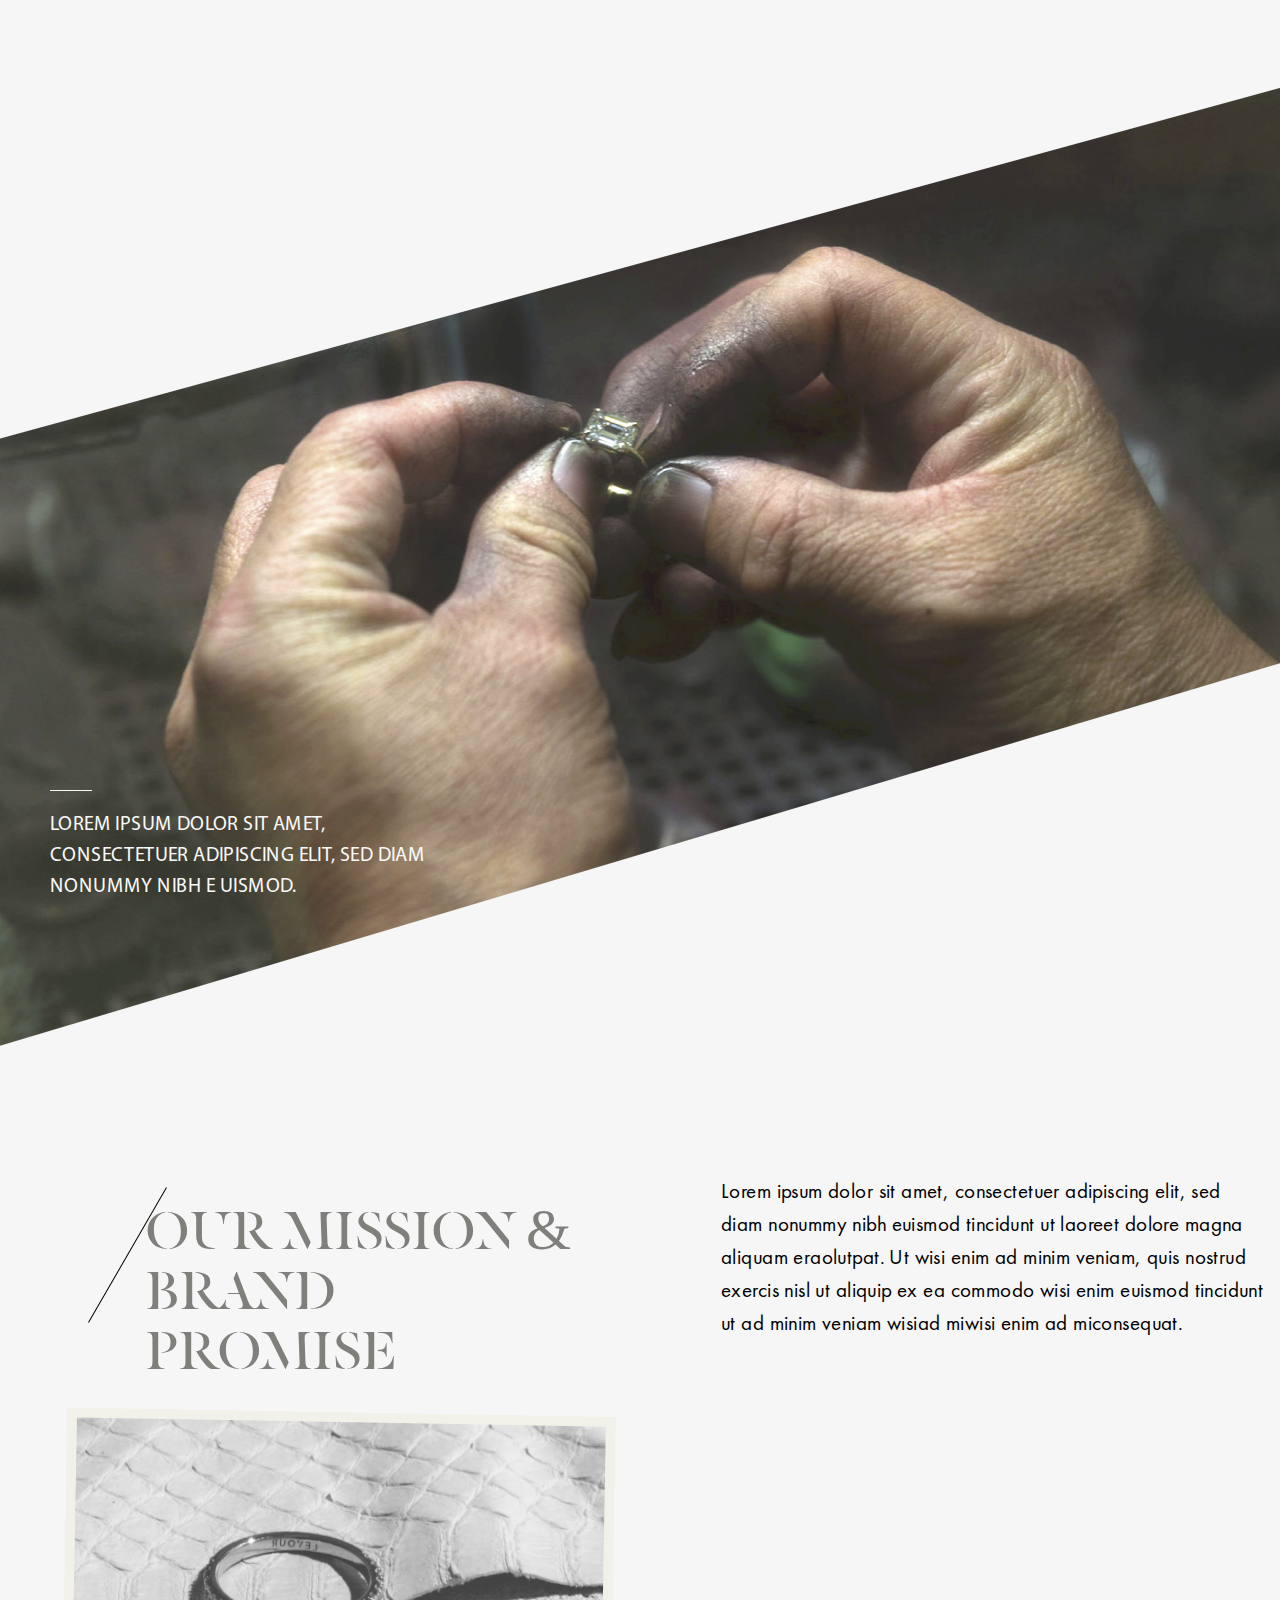
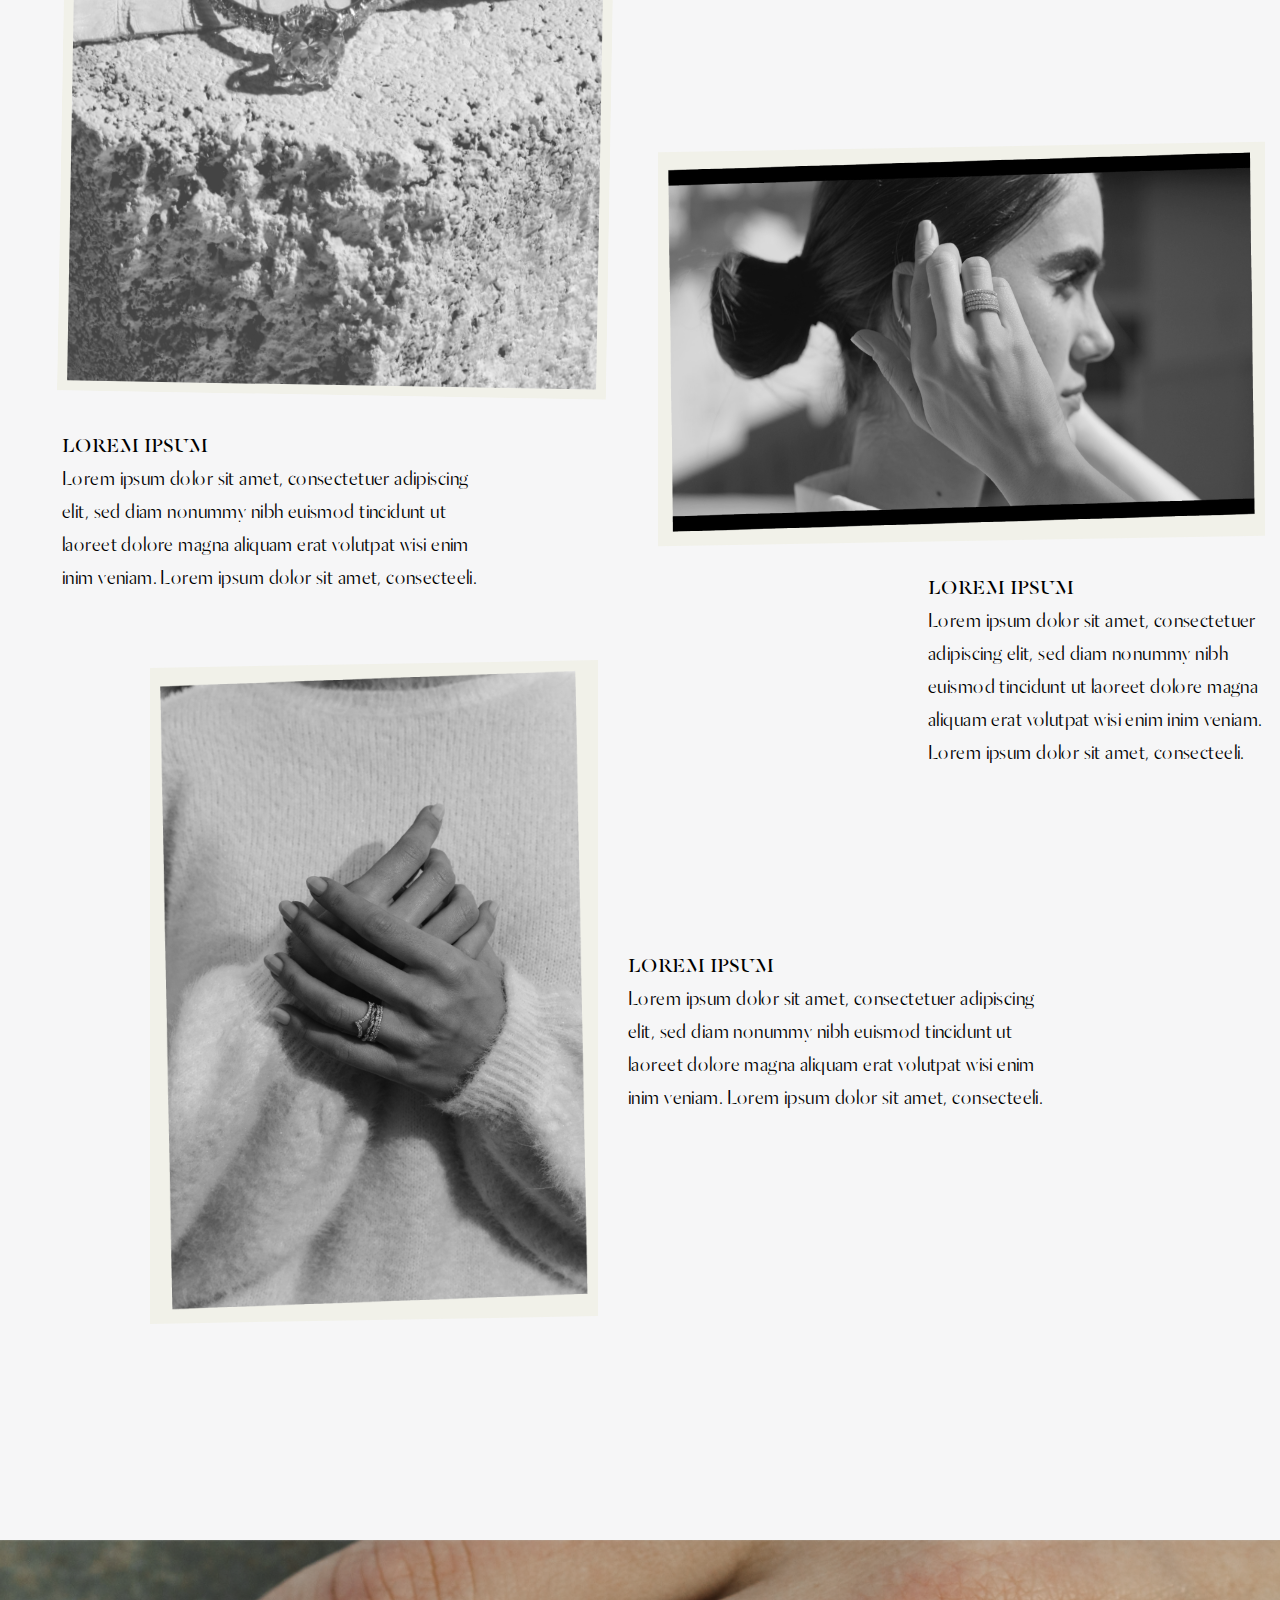
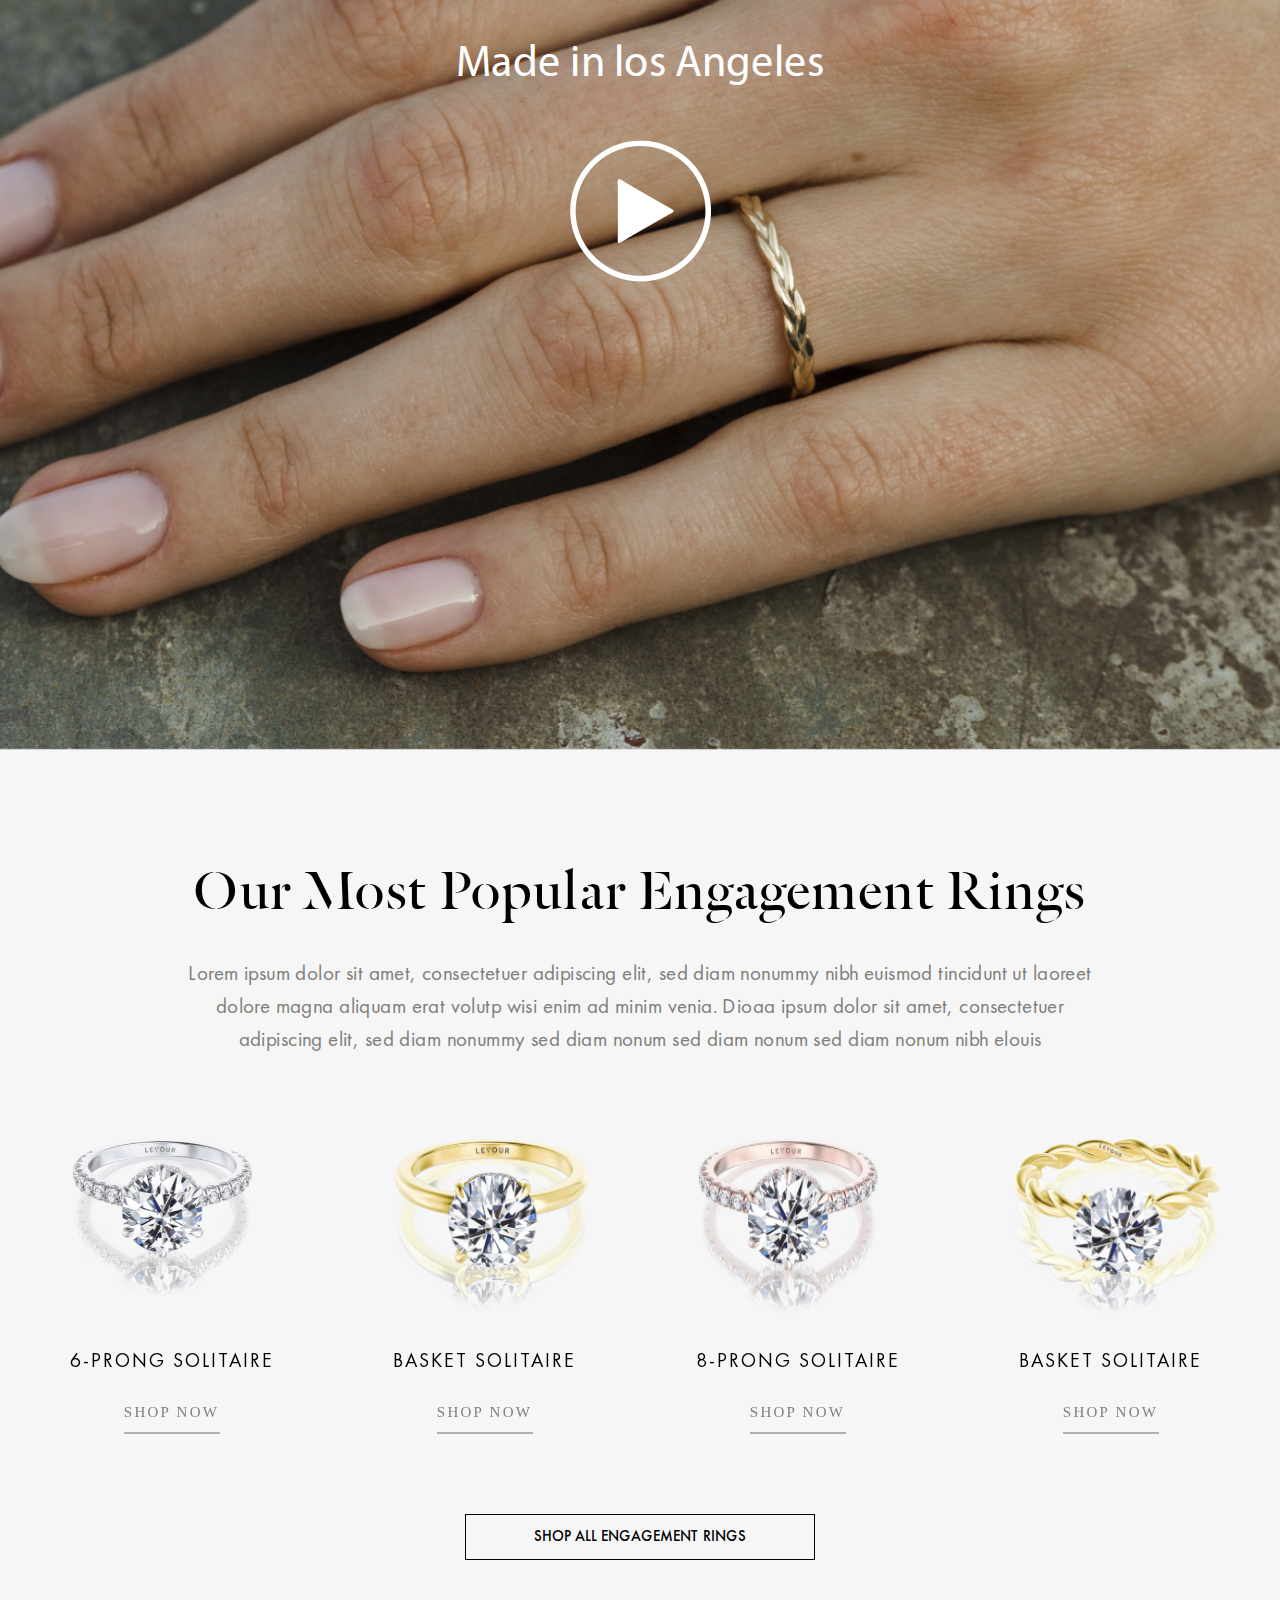
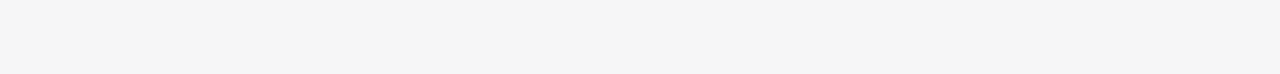
<file: app/index.html>
<!DOCTYPE html>
<html lang="en">

<head>
  <meta charset="UTF-8">
  <meta name="viewport" content="width=device-width, initial-scale=1.0">
  <meta http-equiv="X-UA-Compatible" content="ie=edge">
  <title>Test</title>
  <link rel="stylesheet" href="css/libs.min.css">
  <link rel="stylesheet" href="css/style.min.css">
</head>

<body>
  <div class="wrapper">
    <div class="content">
      <section class="master" style="background-image: url(img/header_bg.png);">
        <div class="container-fluid">
          <div class="master__inner">
            <div class="master__text">LOREM IPSUM DOLOR SIT AMET,
              CONSECTETUER ADIPISCING ELIT, SED DIAM
              NONUMMY NIBH E UISMOD.</div>
          </div>
        </div>
      </section>

      <section class="brand-card">
        <div class="container">
          <div class="brand-card__inner">
            <div class="brand-card__head">
              <h2>OUR MISSION &<br> BRAND PROMISE</h2>
              <div class="brand-card__desc">Lorem ipsum dolor sit amet, consectetuer adipiscing elit, sed diam nonummy
                nibh euismod tincidunt ut laoreet dolore magna aliquam eraolutpat. Ut wisi enim ad minim veniam, quis
                nostrud exercis nisl ut aliquip ex ea commodo wisi enim euismod tincidunt ut ad minim veniam wisiad
                miwisi enim ad miconsequat. </div>
            </div>
            <div class="brand-card__items">
              <div class="brand-card__items-col">
                <div class="brand-card__item--ring">
                  <div class="brand-card__ring-img">
                    <img src="img/card_ring.png" alt="img">
                  </div>
                  <div class="brand-card__item-content">
                    <div class="brand-card__item-title">LOREM IPSUM</div>
                    <div class="brand-card__item-text">Lorem ipsum dolor sit amet, consectetuer adipiscing elit, sed
                      diam
                      nonummy nibh euismod tincidunt ut laoreet dolore magna aliquam erat volutpat wisi enim inim
                      veniam.
                      Lorem ipsum dolor sit amet, consecteeli.</div>
                  </div>
                </div>
                <div class="brand-card__item--hands">
                  <div class="brand-card__hands-img">
                    <img src="img/card_hands.png" alt="img">
                  </div>
                  <div class="brand-card__item-content">
                    <div class="brand-card__item-title">LOREM IPSUM</div>
                    <div class="brand-card__item-text">Lorem ipsum dolor sit amet, consectetuer adipiscing elit, sed
                      diam
                      nonummy nibh euismod tincidunt ut laoreet dolore magna aliquam erat volutpat wisi enim inim
                      veniam.
                      Lorem ipsum dolor sit amet, consecteeli.</div>
                  </div>
                </div>
              </div>
              <div class="brand-card__item--face">
                <div class="brand-card__face-img">
                  <img src="img/card_face.png" alt="img">
                </div>
                <div class="brand-card__item-content">
                  <div class="brand-card__item-title">LOREM IPSUM</div>
                  <div class="brand-card__item-text">Lorem ipsum dolor sit amet, consectetuer adipiscing elit, sed diam
                    nonummy nibh euismod tincidunt ut laoreet dolore magna aliquam erat volutpat wisi enim inim veniam.
                    Lorem ipsum dolor sit amet, consecteeli.</div>
                </div>
              </div>
            </div>
          </div>
        </div>
      </section>

      <section class="video" style="background-image: url(img/video_bg.png);">
        <div class="container-fluid">
          <div class="video__inner">
            <div class="video__content">
              <a data-fancybox data-width="640" data-height="360" href="https://youtu.be/NeQM1c-XCDc">
                <div class="video__title">Made in los Angeles</div>
                <img src="img/play.png" alt="img">
              </a>
            </div>
          </div>
        </div>
      </section>

      <section class="rings-slider">
        <div class="container">
          <div class="rings-slider__inner">
            <div class="rings-slider__content">
              <div class="rings-slider__title">Our Most Popular Engagement Rings</div>
              <div class="rings-slider__text">Lorem ipsum dolor sit amet, consectetuer adipiscing elit, sed diam nonummy
                nibh euismod tincidunt ut laoreet dolore magna aliquam erat volutp wisi enim ad minim venia. Dioaa ipsum
                dolor sit amet, consectetuer adipiscing elit, sed diam nonummy sed diam nonum sed diam nonum sed diam
                nonum nibh elouis</div>
            </div>
            <div class="ring-slider__wrapper">
              <div class="rings-slider__items">
                <div class="rings-slider__item">
                  <a href="#"><img src="img/slider/item1.png" alt="img"></a>
                  <div class="rings-item__name">6-PRONG SOLITAIRE</div>
                  <a href="#!" class="rings-item__link">SHOP NOW</a>
                </div>
                <div class="rings-slider__item">
                  <a href="#!"><img src="img/slider/item2.png" alt="img"></a>
                  <div class="rings-item__name">BASKET SOLITAIRE</div>
                  <a href="#!" class="rings-item__link">SHOP NOW</a>
                </div>
                <div class="rings-slider__item">
                  <a href="#!"><img src="img/slider/item3.png" alt="img"></a>
                  <div class="rings-item__name">8-PRONG SOLITAIRE</div>
                  <a href="#!" class="rings-item__link">SHOP NOW</a>
                </div>
                <div class="rings-slider__item">
                  <a href="#!"><img src="img/slider/item4.png" alt="img"></a>
                  <div class="rings-item__name">BASKET SOLITAIRE</div>
                  <a href="#!" class="rings-item__link">SHOP NOW</a>
                </div>
                <div class="rings-slider__item">
                  <a href="#!"><img src="img/slider/item1.png" alt="img"></a>
                  <div class="rings-item__name">6-PRONG SOLITAIRE</div>
                  <a href="#!" class="rings-item__link">SHOP NOW</a>
                </div>
                <div class="rings-slider__item">
                  <a href="#!"><img src="img/slider/item2.png" alt="img"></a>
                  <div class="rings-item__name">BASKET SOLITAIRE</div>
                  <a href="#!" class="rings-item__link">SHOP NOW</a>
                </div>
                <div class="rings-slider__item">
                  <a href="#!"><img src="img/slider/item3.png" alt="img"></a>
                  <div class="rings-item__name">8-PRONG SOLITAIRE</div>
                  <a href="#!" class="rings-item__link">SHOP NOW</a>
                </div>
                <div class="rings-slider__item">
                  <a href="#!"><img src="img/slider/item4.png" alt="img"></a>
                  <div class="rings-item__name">BASKET SOLITAIRE</div>
                  <a href="#!" class="rings-item__link">SHOP NOW</a>
                </div>
              </div>
            </div>
            <a href="#!" class="rings-slider__btn">
              <span>SHOP ALL ENGAGEMENT RINGS</span>
              <span>SHOP ALL ENGAGEMENT RINGS</span>
            </a>
          </div>
        </div>
      </section> 
    </div>
    <div class="footer"></div>
  </div>
  <script src="https://ajax.googleapis.com/ajax/libs/jquery/3.4.1/jquery.min.js"></script>
  <script src="js/libs.min.js"></script>
  <script src="js/main.js"></script>
</body>

</html>
</file>
<file: app/css/libs.min.css>
@charset "UTF-8";/*! normalize.css v8.0.1 | MIT License | github.com/necolas/normalize.css */button,hr,input{overflow:visible}progress,sub,sup{vertical-align:baseline}.fancybox-container,.mfp-wrap{-webkit-backface-visibility:hidden}.fancybox-is-hidden,.slick-loading .slick-slide,.slick-loading .slick-track{visibility:hidden}.fancybox-caption,.fancybox-infobar,.slick-slide.dragging img{pointer-events:none}.fancybox-container,.fancybox-thumbs,.fancybox-thumbs__list a,.mfp-arrow,.slick-slider{-webkit-tap-highlight-color:transparent}.fancybox-slide::before,.fancybox-thumbs__list a::before,.mfp-arrow:after,.mfp-arrow:before,.mfp-container:before,.mfp-figure:after,.slick-track:after,.slick-track:before{content:''}.irs,.slick-slider{-webkit-touch-callout:none;-khtml-user-select:none}html{line-height:1.15;-webkit-text-size-adjust:100%}body{margin:0}details,main{display:block}h1{font-size:2em;margin:.67em 0}hr{box-sizing:content-box;height:0}code,kbd,pre,samp{font-family:monospace,monospace;font-size:1em}a{background-color:transparent}abbr[title]{border-bottom:none;text-decoration:underline;text-decoration:underline dotted}b,strong{font-weight:bolder}small{font-size:80%}sub,sup{font-size:75%;line-height:0;position:relative}sub{bottom:-.25em}sup{top:-.5em}img{border-style:none}button,input,optgroup,select,textarea{font-family:inherit;font-size:100%;line-height:1.15;margin:0}button,select{text-transform:none}[type=button],[type=reset],[type=submit],button{-webkit-appearance:button}[type=button]::-moz-focus-inner,[type=reset]::-moz-focus-inner,[type=submit]::-moz-focus-inner,button::-moz-focus-inner{border-style:none;padding:0}[type=button]:-moz-focusring,[type=reset]:-moz-focusring,[type=submit]:-moz-focusring,button:-moz-focusring{outline:ButtonText dotted 1px}fieldset{padding:.35em .75em .625em}legend{box-sizing:border-box;color:inherit;display:table;max-width:100%;padding:0;white-space:normal}textarea{overflow:auto}[type=checkbox],[type=radio]{box-sizing:border-box;padding:0}[type=number]::-webkit-inner-spin-button,[type=number]::-webkit-outer-spin-button{height:auto}[type=search]{-webkit-appearance:textfield;outline-offset:-2px}[type=search]::-webkit-search-decoration{-webkit-appearance:none}::-webkit-file-upload-button{-webkit-appearance:button;font:inherit}summary{display:list-item}[hidden],template{display:none}.slick-list,.slick-slider,.slick-track{position:relative;display:block}.slick-slider{box-sizing:border-box;-webkit-user-select:none;-moz-user-select:none;-ms-user-select:none;user-select:none;-ms-touch-action:pan-y;touch-action:pan-y}.slick-list{overflow:hidden;margin:0;padding:0}.slick-list:focus{outline:0}.slick-list.dragging{cursor:pointer;cursor:hand}.slick-slider .slick-list,.slick-slider .slick-track{-webkit-transform:translate3d(0,0,0);-moz-transform:translate3d(0,0,0);-ms-transform:translate3d(0,0,0);-o-transform:translate3d(0,0,0);transform:translate3d(0,0,0)}.slick-track{top:0;left:0;margin-left:auto;margin-right:auto}.mfp-bg,.mfp-wrap{position:fixed;left:0;top:0;width:100%}.slick-track:after,.slick-track:before{display:table}.slick-track:after{clear:both}.slick-slide{display:none;float:left;height:100%;min-height:1px}[dir=rtl] .slick-slide{float:right}.slick-slide img{display:block}.slick-slide.slick-loading img{display:none}.slick-initialized .slick-slide{display:block}.slick-vertical .slick-slide{display:block;height:auto;border:1px solid transparent}.slick-arrow.slick-hidden{display:none}.mfp-bg{height:100%;z-index:1042;overflow:hidden;background:#0b0b0b;opacity:.8}.mfp-wrap{height:100%;z-index:1043;outline:0!important}.mfp-container{text-align:center;position:absolute;width:100%;height:100%;left:0;top:0;padding:0 8px;box-sizing:border-box}.mfp-container:before{display:inline-block;height:100%;vertical-align:middle}.mfp-align-top .mfp-container:before{display:none}.mfp-content{position:relative;display:inline-block;vertical-align:middle;margin:0 auto;text-align:left;z-index:1045}.mfp-close,.mfp-preloader{text-align:center;position:absolute}.mfp-ajax-holder .mfp-content,.mfp-inline-holder .mfp-content{width:100%;cursor:auto}.mfp-ajax-cur{cursor:progress}.mfp-zoom-out-cur,.mfp-zoom-out-cur .mfp-image-holder .mfp-close{cursor:-moz-zoom-out;cursor:-webkit-zoom-out;cursor:zoom-out}.mfp-zoom{cursor:pointer;cursor:-webkit-zoom-in;cursor:-moz-zoom-in;cursor:zoom-in}.mfp-auto-cursor .mfp-content{cursor:auto}.mfp-arrow,.mfp-close,.mfp-counter,.mfp-preloader{-webkit-user-select:none;-moz-user-select:none;user-select:none}.fancybox-infobar,.fancybox-slide--image .fancybox-content{-webkit-user-select:none;-moz-user-select:none;-ms-user-select:none}.mfp-loading.mfp-figure{display:none}.mfp-hide{display:none!important}.mfp-preloader{color:#CCC;top:50%;width:auto;margin-top:-.8em;left:8px;right:8px;z-index:1044}.mfp-preloader a{color:#CCC}.mfp-close,.mfp-preloader a:hover{color:#FFF}.mfp-s-error .mfp-content,.mfp-s-ready .mfp-preloader{display:none}button.mfp-arrow,button.mfp-close{overflow:visible;cursor:pointer;background:0 0;border:0;-webkit-appearance:none;display:block;outline:0;padding:0;z-index:1046;box-shadow:none;touch-action:manipulation}button::-moz-focus-inner{padding:0;border:0}.mfp-close{width:44px;height:44px;line-height:44px;right:0;top:0;text-decoration:none;opacity:.65;padding:0 0 18px 10px;font-style:normal;font-size:28px;font-family:Arial,Baskerville,monospace}.mfp-close:focus,.mfp-close:hover{opacity:1}.mfp-close:active{top:1px}.mfp-close-btn-in .mfp-close{color:#333}.mfp-iframe-holder .mfp-close,.mfp-image-holder .mfp-close{color:#FFF;right:-6px;text-align:right;padding-right:6px;width:100%}.mfp-counter{position:absolute;top:0;right:0;color:#CCC;font-size:12px;line-height:18px;white-space:nowrap}.mfp-figure,img.mfp-img{line-height:0}.mfp-arrow{position:absolute;opacity:.65;margin:-55px 0 0;top:50%;padding:0;width:90px;height:110px}.mfp-arrow:active{margin-top:-54px}.mfp-arrow:focus,.mfp-arrow:hover{opacity:1}.mfp-arrow:after,.mfp-arrow:before{display:block;width:0;height:0;position:absolute;left:0;top:0;margin-top:35px;margin-left:35px;border:inset transparent}.mfp-arrow:after{border-top-width:13px;border-bottom-width:13px;top:8px}.mfp-arrow:before{border-top-width:21px;border-bottom-width:21px;opacity:.7}.mfp-arrow-left{left:0}.mfp-arrow-left:after{border-right:17px solid #FFF;margin-left:31px}.mfp-arrow-left:before{margin-left:25px;border-right:27px solid #3F3F3F}.mfp-arrow-right{right:0}.mfp-arrow-right:after{border-left:17px solid #FFF;margin-left:39px}.mfp-arrow-right:before{border-left:27px solid #3F3F3F}.mfp-iframe-holder{padding-top:40px;padding-bottom:40px}.mfp-iframe-holder .mfp-content{line-height:0;width:100%;max-width:900px}.mfp-image-holder .mfp-content,img.mfp-img{max-width:100%}.mfp-iframe-holder .mfp-close{top:-40px}.mfp-iframe-scaler{width:100%;height:0;overflow:hidden;padding-top:56.25%}.mfp-iframe-scaler iframe{position:absolute;display:block;top:0;left:0;width:100%;height:100%;box-shadow:0 0 8px rgba(0,0,0,.6);background:#000}.mfp-figure:after,img.mfp-img{width:auto;height:auto;display:block}img.mfp-img{box-sizing:border-box;padding:40px 0;margin:0 auto}.mfp-figure:after{position:absolute;left:0;top:40px;bottom:40px;right:0;z-index:-1;box-shadow:0 0 8px rgba(0,0,0,.6);background:#444}.mfp-figure small{color:#BDBDBD;display:block;font-size:12px;line-height:14px}.mfp-figure figure{margin:0}.mfp-bottom-bar{margin-top:-36px;position:absolute;top:100%;left:0;width:100%;cursor:auto}.mfp-title{text-align:left;line-height:18px;color:#F3F3F3;word-wrap:break-word;padding-right:36px}.mfp-gallery .mfp-image-holder .mfp-figure{cursor:pointer}@media screen and (max-width:800px) and (orientation:landscape),screen and (max-height:300px){.mfp-img-mobile .mfp-image-holder{padding-left:0;padding-right:0}.mfp-img-mobile img.mfp-img{padding:0}.mfp-img-mobile .mfp-figure:after{top:0;bottom:0}.mfp-img-mobile .mfp-figure small{display:inline;margin-left:5px}.mfp-img-mobile .mfp-bottom-bar{background:rgba(0,0,0,.6);bottom:0;margin:0;top:auto;padding:3px 5px;position:fixed;box-sizing:border-box}.mfp-img-mobile .mfp-bottom-bar:empty{padding:0}.mfp-img-mobile .mfp-counter{right:5px;top:3px}.mfp-img-mobile .mfp-close{top:0;right:0;width:35px;height:35px;line-height:35px;background:rgba(0,0,0,.6);position:fixed;text-align:center;padding:0}}@media all and (max-width:900px){.mfp-arrow{-webkit-transform:scale(.75);transform:scale(.75)}.mfp-arrow-left{-webkit-transform-origin:0;transform-origin:0}.mfp-arrow-right{-webkit-transform-origin:100%;transform-origin:100%}.mfp-container{padding-left:6px;padding-right:6px}}body.compensate-for-scrollbar{overflow:hidden}.fancybox-active{height:auto}.fancybox-is-hidden{left:-9999px;margin:0;position:absolute!important;top:-9999px}.fancybox-container{height:100%;left:0;outline:0;position:fixed;top:0;-ms-touch-action:manipulation;touch-action:manipulation;transform:translateZ(0);width:100%;z-index:99992}.fancybox-container *{box-sizing:border-box}.fancybox-bg,.fancybox-inner,.fancybox-outer,.fancybox-stage{bottom:0;left:0;position:absolute;right:0;top:0}.fancybox-outer{-webkit-overflow-scrolling:touch;overflow-y:auto}.fancybox-bg{background:#1e1e1e;opacity:0;transition-duration:inherit;transition-property:opacity;transition-timing-function:cubic-bezier(.47,0,.74,.71)}.fancybox-is-open .fancybox-bg{opacity:.9;transition-timing-function:cubic-bezier(.22,.61,.36,1)}.fancybox-caption,.fancybox-infobar,.fancybox-navigation .fancybox-button,.fancybox-toolbar{direction:ltr;opacity:0;position:absolute;transition:opacity .25s ease,visibility 0s ease .25s;visibility:hidden;z-index:99997}.fancybox-show-caption .fancybox-caption,.fancybox-show-infobar .fancybox-infobar,.fancybox-show-nav .fancybox-navigation .fancybox-button,.fancybox-show-toolbar .fancybox-toolbar{opacity:1;transition:opacity .25s ease 0s,visibility 0s ease 0s;visibility:visible}.fancybox-slide,.fancybox-slide--image .fancybox-content{transition-property:transform,opacity;top:0;left:0;-webkit-backface-visibility:hidden}.fancybox-infobar{color:#ccc;font-size:13px;-webkit-font-smoothing:subpixel-antialiased;height:44px;left:0;line-height:44px;min-width:44px;mix-blend-mode:difference;padding:0 10px;top:0;-webkit-touch-callout:none;user-select:none}.fancybox-toolbar{right:0;top:0}.fancybox-stage{direction:ltr;overflow:visible;transform:translateZ(0);z-index:99994}.fancybox-is-open .fancybox-stage{overflow:hidden}.fancybox-slide{display:none;height:100%;outline:0;overflow:auto;-webkit-overflow-scrolling:touch;padding:44px;position:absolute;text-align:center;white-space:normal;width:100%;z-index:99994}.fancybox-slide::before{display:inline-block;font-size:0;height:100%;vertical-align:middle;width:0}.fancybox-is-sliding .fancybox-slide,.fancybox-slide--current,.fancybox-slide--next,.fancybox-slide--previous{display:block}.fancybox-slide--image{overflow:hidden;padding:44px 0}.fancybox-slide--image::before{display:none}.fancybox-slide--html{padding:6px}.fancybox-content{background:#fff;display:inline-block;margin:0;max-width:100%;overflow:auto;-webkit-overflow-scrolling:touch;padding:44px;position:relative;text-align:left;vertical-align:middle}.fancybox-slide--image .fancybox-content{animation-timing-function:cubic-bezier(.5,0,.14,1);background:no-repeat;background-size:100% 100%;max-width:none;overflow:visible;padding:0;position:absolute;-ms-transform-origin:top left;transform-origin:top left;user-select:none;z-index:99995}.fancybox-image,.fancybox-share__button,.fancybox-spaceball{-webkit-user-select:none;-moz-user-select:none;-ms-user-select:none}.fancybox-can-zoomOut .fancybox-content{cursor:zoom-out}.fancybox-can-zoomIn .fancybox-content{cursor:zoom-in}.fancybox-can-pan .fancybox-content,.fancybox-can-swipe .fancybox-content{cursor:-webkit-grab;cursor:grab}.fancybox-is-grabbing .fancybox-content{cursor:-webkit-grabbing;cursor:grabbing}.fancybox-container [data-selectable=true]{cursor:text}.fancybox-image,.fancybox-spaceball{background:0 0;border:0;height:100%;left:0;margin:0;max-height:none;max-width:none;padding:0;position:absolute;top:0;user-select:none;width:100%}.fancybox-spaceball{z-index:1}.fancybox-slide--iframe .fancybox-content,.fancybox-slide--map .fancybox-content,.fancybox-slide--pdf .fancybox-content,.fancybox-slide--video .fancybox-content{height:100%;overflow:visible;padding:0;width:100%}.fancybox-slide--video .fancybox-content{background:#000}.fancybox-slide--map .fancybox-content{background:#e5e3df}.fancybox-slide--iframe .fancybox-content{background:#fff}.fancybox-iframe,.fancybox-video{background:0 0;border:0;display:block;height:100%;margin:0;overflow:hidden;padding:0;width:100%}.fancybox-iframe{left:0;position:absolute;top:0}.fancybox-error{background:#fff;cursor:default;max-width:400px;padding:40px;width:100%}.fancybox-error p{color:#444;font-size:16px;line-height:20px;margin:0;padding:0}.fancybox-button{background:rgba(30,30,30,.6);border:0;border-radius:0;box-shadow:none;cursor:pointer;display:inline-block;height:44px;margin:0;padding:10px;position:relative;transition:color .2s;vertical-align:top;visibility:inherit;width:44px}.fancybox-button,.fancybox-button:link,.fancybox-button:visited{color:#ccc}.fancybox-button:hover{color:#fff}.fancybox-button:focus{outline:0}.fancybox-button.fancybox-focus{outline:dotted 1px}.fancybox-button[disabled],.fancybox-button[disabled]:hover{color:#888;cursor:default;outline:0}.fancybox-button div{height:100%}.fancybox-button svg{display:block;height:100%;overflow:visible;position:relative;width:100%}.fancybox-button--fsenter svg:nth-child(2),.fancybox-button--fsexit svg:nth-child(1),.fancybox-button--pause svg:nth-child(1),.fancybox-button--play svg:nth-child(2),.fancybox-is-scaling .fancybox-close-small,.fancybox-is-zoomable.fancybox-can-pan .fancybox-close-small{display:none}.fancybox-button svg path{fill:currentColor;stroke-width:0}.fancybox-progress{background:#ff5268;height:2px;left:0;position:absolute;right:0;top:0;-ms-transform:scaleX(0);transform:scaleX(0);-ms-transform-origin:0;transform-origin:0;transition-property:transform;transition-timing-function:linear;z-index:99998}.fancybox-close-small{background:0 0;border:0;border-radius:0;color:#ccc;cursor:pointer;opacity:.8;padding:8px;position:absolute;right:-12px;top:-44px;z-index:401}.fancybox-close-small:hover{color:#fff;opacity:1}.fancybox-slide--html .fancybox-close-small{color:currentColor;padding:10px;right:0;top:0}.fancybox-slide--image.fancybox-is-scaling .fancybox-content{overflow:hidden}.fancybox-navigation .fancybox-button{background-clip:content-box;height:100px;opacity:0;position:absolute;top:calc(50% - 50px);width:70px}.fancybox-navigation .fancybox-button div{padding:7px}.fancybox-navigation .fancybox-button--arrow_left{left:0;left:env(safe-area-inset-left);padding:31px 26px 31px 6px}.fancybox-navigation .fancybox-button--arrow_right{padding:31px 6px 31px 26px;right:0;right:env(safe-area-inset-right)}.fancybox-caption{background:linear-gradient(to top,rgba(0,0,0,.85) 0,rgba(0,0,0,.3) 50%,rgba(0,0,0,.15) 65%,rgba(0,0,0,.075) 75.5%,rgba(0,0,0,.037) 82.85%,rgba(0,0,0,.019) 88%,rgba(0,0,0,0) 100%);bottom:0;color:#eee;font-size:14px;font-weight:400;left:0;line-height:1.5;padding:75px 44px 25px;right:0;text-align:center;z-index:99996}@supports (padding:max(0px)){.fancybox-caption{padding:75px max(44px,env(safe-area-inset-right)) max(25px,env(safe-area-inset-bottom)) max(44px,env(safe-area-inset-left))}}.fancybox-caption--separate{margin-top:-50px}.fancybox-caption__body{max-height:50vh;overflow:auto;pointer-events:all}.fancybox-caption a,.fancybox-caption a:link,.fancybox-caption a:visited{color:#ccc;text-decoration:none}.fancybox-caption a:hover{color:#fff;text-decoration:underline}.fancybox-loading{animation:fancybox-rotate 1s linear infinite;background:0 0;border:4px solid #888;border-bottom-color:#fff;border-radius:50%;height:50px;left:50%;margin:-25px 0 0 -25px;opacity:.7;padding:0;position:absolute;top:50%;width:50px;z-index:99999}@keyframes fancybox-rotate{100%{transform:rotate(360deg)}}.fancybox-animated{transition-timing-function:cubic-bezier(0,0,.25,1)}.fancybox-fx-slide.fancybox-slide--previous{opacity:0;transform:translate3d(-100%,0,0)}.fancybox-fx-slide.fancybox-slide--next{opacity:0;transform:translate3d(100%,0,0)}.fancybox-fx-slide.fancybox-slide--current{opacity:1;transform:translate3d(0,0,0)}.fancybox-fx-fade.fancybox-slide--next,.fancybox-fx-fade.fancybox-slide--previous{opacity:0;transition-timing-function:cubic-bezier(.19,1,.22,1)}.fancybox-fx-fade.fancybox-slide--current{opacity:1}.fancybox-fx-zoom-in-out.fancybox-slide--previous{opacity:0;transform:scale3d(1.5,1.5,1.5)}.fancybox-fx-zoom-in-out.fancybox-slide--next{opacity:0;transform:scale3d(.5,.5,.5)}.fancybox-fx-zoom-in-out.fancybox-slide--current{opacity:1;transform:scale3d(1,1,1)}.fancybox-fx-rotate.fancybox-slide--previous{opacity:0;-ms-transform:rotate(-360deg);transform:rotate(-360deg)}.fancybox-fx-rotate.fancybox-slide--next{opacity:0;-ms-transform:rotate(360deg);transform:rotate(360deg)}.fancybox-fx-rotate.fancybox-slide--current{opacity:1;-ms-transform:rotate(0);transform:rotate(0)}.fancybox-fx-circular.fancybox-slide--previous{opacity:0;transform:scale3d(0,0,0) translate3d(-100%,0,0)}.fancybox-fx-circular.fancybox-slide--next{opacity:0;transform:scale3d(0,0,0) translate3d(100%,0,0)}.fancybox-fx-circular.fancybox-slide--current{opacity:1;transform:scale3d(1,1,1) translate3d(0,0,0)}.fancybox-fx-tube.fancybox-slide--previous{transform:translate3d(-100%,0,0) scale(.1) skew(-10deg)}.fancybox-fx-tube.fancybox-slide--next{transform:translate3d(100%,0,0) scale(.1) skew(10deg)}.fancybox-fx-tube.fancybox-slide--current{transform:translate3d(0,0,0) scale(1)}@media all and (max-height:576px){.fancybox-slide{padding-left:6px;padding-right:6px}.fancybox-slide--image{padding:6px 0}.fancybox-close-small{right:-6px}.fancybox-slide--image .fancybox-close-small{background:#4e4e4e;color:#f2f4f6;height:36px;opacity:1;padding:6px;right:0;top:0;width:36px}.fancybox-caption{padding-left:12px;padding-right:12px}@supports (padding:max(0px)){.fancybox-caption{padding-left:max(12px,env(safe-area-inset-left));padding-right:max(12px,env(safe-area-inset-right))}}}.fancybox-share{background:#f4f4f4;border-radius:3px;max-width:90%;padding:30px;text-align:center}.fancybox-share h1{color:#222;font-size:35px;font-weight:700;margin:0 0 20px}.fancybox-share p{margin:0;padding:0}.fancybox-share__button{border:0;border-radius:3px;display:inline-block;font-size:14px;font-weight:700;line-height:40px;margin:0 5px 10px;min-width:130px;padding:0 15px;text-decoration:none;transition:all .2s;user-select:none;white-space:nowrap}.irs,.jq-checkbox,.jq-radio{-webkit-user-select:none;-moz-user-select:none;-ms-user-select:none}.fancybox-share__button:link,.fancybox-share__button:visited{color:#fff}.fancybox-share__button:hover{text-decoration:none}.fancybox-share__button--fb{background:#3b5998}.fancybox-share__button--fb:hover{background:#344e86}.fancybox-share__button--pt{background:#bd081d}.fancybox-share__button--pt:hover{background:#aa0719}.fancybox-share__button--tw{background:#1da1f2}.fancybox-share__button--tw:hover{background:#0d95e8}.fancybox-share__button svg{height:25px;margin-right:7px;position:relative;top:-1px;vertical-align:middle;width:25px}.fancybox-share__button svg path{fill:#fff}.fancybox-share__input{background:0 0;border:0;border-bottom:1px solid #d7d7d7;border-radius:0;color:#5d5b5b;font-size:14px;margin:10px 0 0;outline:0;padding:10px 15px;width:100%}.fancybox-thumbs{background:#ddd;bottom:0;display:none;margin:0;-webkit-overflow-scrolling:touch;-ms-overflow-style:-ms-autohiding-scrollbar;padding:2px 2px 4px;position:absolute;right:0;top:0;width:212px;z-index:99995}.fancybox-thumbs-x{overflow-x:auto;overflow-y:hidden}.fancybox-show-thumbs .fancybox-thumbs{display:block}.fancybox-show-thumbs .fancybox-inner{right:212px}.fancybox-thumbs__list{font-size:0;height:100%;list-style:none;margin:0;overflow-x:hidden;overflow-y:auto;padding:0;position:absolute;position:relative;white-space:nowrap;width:100%}.fancybox-thumbs-x .fancybox-thumbs__list{overflow:hidden}.fancybox-thumbs-y .fancybox-thumbs__list::-webkit-scrollbar{width:7px}.fancybox-thumbs-y .fancybox-thumbs__list::-webkit-scrollbar-track{background:#fff;border-radius:10px;box-shadow:inset 0 0 6px rgba(0,0,0,.3)}.fancybox-thumbs-y .fancybox-thumbs__list::-webkit-scrollbar-thumb{background:#2a2a2a;border-radius:10px}.fancybox-thumbs__list a{-webkit-backface-visibility:hidden;backface-visibility:hidden;background-color:rgba(0,0,0,.1);background-position:center center;background-repeat:no-repeat;background-size:cover;cursor:pointer;float:left;height:75px;margin:2px;max-height:calc(100% - 8px);max-width:calc(50% - 4px);outline:0;overflow:hidden;padding:0;position:relative;width:100px}.irs-hidden-input,.irs-line{outline:0!important;overflow:hidden}.fancybox-thumbs__list a::before{border:6px solid #ff5268;bottom:0;left:0;opacity:0;position:absolute;right:0;top:0;transition:all .2s cubic-bezier(.25,.46,.45,.94);z-index:99991}.irs,.irs-line{position:relative;display:block}.fancybox-thumbs__list a:focus::before{opacity:.5}.fancybox-thumbs__list a.fancybox-thumbs-active::before{opacity:1}@media all and (max-width:576px){.fancybox-thumbs{width:110px}.fancybox-show-thumbs .fancybox-inner{right:110px}.fancybox-thumbs__list a{max-width:calc(100% - 10px)}}.irs{user-select:none;font-size:12px;font-family:Arial,sans-serif}.irs-bar,.irs-shadow{position:absolute;width:0;left:0}.irs-bar{display:block}.irs-shadow{display:none}.irs-from,.irs-handle,.irs-max,.irs-min,.irs-single,.irs-to{display:block;position:absolute;cursor:default}.irs-handle{box-sizing:border-box;z-index:1}.irs-handle.type_last{z-index:2}.irs-min{left:0}.irs-max{right:0}.irs-from,.irs-single,.irs-to{top:0;left:0;white-space:nowrap}.irs-grid{position:absolute;display:none;bottom:0;left:0;width:100%;height:20px}.irs-with-grid .irs-grid{display:block}.irs-grid-pol{position:absolute;top:0;left:0;width:1px;height:8px;background:#000}.irs-grid-pol.small{height:4px}.irs-grid-text{position:absolute;bottom:0;left:0;white-space:nowrap;text-align:center;font-size:9px;line-height:9px;padding:0 3px;color:#000}.irs-disable-mask{position:absolute;display:block;top:0;left:-1%;width:102%;height:100%;cursor:default;background:rgba(0,0,0,0);z-index:2}.lt-ie9 .irs-disable-mask{background:#000;filter:alpha(opacity=0);cursor:not-allowed}.irs-disabled{opacity:.4}.irs-hidden-input{position:absolute!important;display:block!important;top:0!important;left:0!important;width:0!important;height:0!important;font-size:0!important;line-height:0!important;padding:0!important;margin:0!important;z-index:-9999!important;background:0 0!important;border-style:solid!important;border-color:transparent!important}.irs--flat{height:40px}.irs--flat.irs-with-grid{height:60px}.irs--flat .irs-line{top:25px;height:12px;background-color:#e1e4e9;border-radius:4px}.irs--flat .irs-bar{top:25px;height:12px;background-color:#ed5565}.irs--flat .irs-bar--single{border-radius:4px 0 0 4px}.irs--flat .irs-shadow{height:1px;bottom:16px;background-color:#e1e4e9}.irs--flat .irs-handle{top:22px;width:16px;height:18px;background-color:transparent}.irs--flat .irs-handle>i:first-child{position:absolute;display:block;top:0;left:50%;width:2px;height:100%;margin-left:-1px;background-color:#da4453}.irs--flat .irs-handle.state_hover>i:first-child,.irs--flat .irs-handle:hover>i:first-child{background-color:#a43540}.irs--flat .irs-max,.irs--flat .irs-min{top:0;padding:1px 3px;color:#999;font-size:10px;line-height:1.333;text-shadow:none;background-color:#e1e4e9;border-radius:4px}.irs--flat .irs-from,.irs--flat .irs-single,.irs--flat .irs-to{color:#fff;font-size:10px;line-height:1.333;text-shadow:none;padding:1px 5px;background-color:#ed5565;border-radius:4px}.irs--flat .irs-from:before,.irs--flat .irs-single:before,.irs--flat .irs-to:before{position:absolute;display:block;content:"";bottom:-6px;left:50%;width:0;height:0;margin-left:-3px;overflow:hidden;border:3px solid transparent;border-top-color:#ed5565}.irs--flat .irs-grid-pol{background-color:#e1e4e9}.irs--flat .irs-grid-text{color:#999}.irs--big{height:55px}.irs--big.irs-with-grid{height:70px}.irs--big .irs-line{top:33px;height:12px;background-color:#fff;background:linear-gradient(to bottom,#ddd -50%,#fff 150%);border:1px solid #ccc;border-radius:12px}.irs--big .irs-bar{top:33px;height:12px;background-color:#92bce0;border:1px solid #428bca;background:linear-gradient(to bottom,#fff 0,#428bca 30%,#b9d4ec 100%);box-shadow:inset 0 0 1px 1px rgba(255,255,255,.5)}.irs--big .irs-bar--single{border-radius:12px 0 0 12px}.irs--big .irs-shadow{height:1px;bottom:16px;background-color:rgba(66,139,202,.5)}.irs--big .irs-handle{top:25px;width:30px;height:30px;border:1px solid rgba(0,0,0,.3);background-color:#cbcfd5;background:linear-gradient(to bottom,#fff 0,#B4B9BE 30%,#fff 100%);box-shadow:1px 1px 2px rgba(0,0,0,.2),inset 0 0 3px 1px #fff;border-radius:30px}.irs--big .irs-handle.state_hover,.irs--big .irs-handle:hover{border-color:rgba(0,0,0,.45);background-color:#939ba7;background:linear-gradient(to bottom,#fff 0,#919BA5 30%,#fff 100%)}.irs--big .irs-max,.irs--big .irs-min{top:0;padding:1px 5px;color:#fff;text-shadow:none;background-color:#9f9f9f;border-radius:3px}.irs--big .irs-from,.irs--big .irs-single,.irs--big .irs-to{color:#fff;text-shadow:none;padding:1px 5px;background-color:#428bca;background:linear-gradient(to bottom,#428bca 0,#3071a9 100%);border-radius:3px}.irs--big .irs-grid-pol{background-color:#428bca}.irs--big .irs-grid-text{color:#428bca}.irs--modern,.irs--modern.irs-with-grid{height:55px}.irs--modern .irs-line{top:25px;height:5px;background-color:#d1d6e0;background:linear-gradient(to bottom,#e0e4ea 0,#d1d6e0 100%);border:1px solid #a3adc1;border-bottom-width:0;border-radius:5px}.irs--modern .irs-bar{top:25px;height:5px;background:#20b426;background:linear-gradient(to bottom,#20b426 0,#18891d 100%)}.irs--modern .irs-bar--single{border-radius:5px 0 0 5px}.irs--modern .irs-shadow{height:1px;bottom:21px;background-color:rgba(209,214,224,.5)}.irs--modern .irs-handle{top:37px;width:12px;height:13px;border:1px solid #a3adc1;border-top-width:0;box-shadow:1px 1px 1px rgba(0,0,0,.1);border-radius:0 0 3px 3px}.irs--modern .irs-handle>i:nth-child(1){position:absolute;display:block;top:-4px;left:1px;width:6px;height:6px;border:1px solid #a3adc1;background:#fff;transform:rotate(45deg)}.irs--modern .irs-handle>i:nth-child(2){position:absolute;display:block;box-sizing:border-box;top:0;left:0;width:10px;height:12px;background:#e9e6e6;background:linear-gradient(to bottom,#fff 0,#e9e6e6 100%);border-radius:0 0 3px 3px}.irs--modern .irs-handle>i:nth-child(3){position:absolute;display:block;box-sizing:border-box;top:3px;left:3px;width:4px;height:5px;border-left:1px solid #a3adc1;border-right:1px solid #a3adc1}.irs--modern .irs-handle.state_hover,.irs--modern .irs-handle:hover{border-color:#7685a2;background:#c3c7cd;background:linear-gradient(to bottom,#fff 0,#919ba5 30%,#fff 100%)}.irs--modern .irs-handle.state_hover>i:nth-child(1),.irs--modern .irs-handle:hover>i:nth-child(1){border-color:#7685a2}.irs--modern .irs-handle.state_hover>i:nth-child(3),.irs--modern .irs-handle:hover>i:nth-child(3){border-color:#48536a}.irs--modern .irs-max,.irs--modern .irs-min{top:0;font-size:10px;line-height:1.333;text-shadow:none;padding:1px 5px;color:#fff;background-color:#d1d6e0;border-radius:5px}.irs--modern .irs-from,.irs--modern .irs-single,.irs--modern .irs-to{font-size:10px;line-height:1.333;text-shadow:none;padding:1px 5px;background-color:#20b426;color:#fff;border-radius:5px}.irs--modern .irs-from:before,.irs--modern .irs-single:before,.irs--modern .irs-to:before{position:absolute;display:block;content:"";bottom:-6px;left:50%;width:0;height:0;margin-left:-3px;overflow:hidden;border:3px solid transparent;border-top-color:#20b426}.irs--modern .irs-grid{height:25px}.irs--modern .irs-grid-pol{background-color:#dedede}.irs--modern .irs-grid-text{color:silver;font-size:13px}.irs--sharp{height:50px;font-size:12px;line-height:1}.irs--sharp.irs-with-grid{height:57px}.irs--sharp .irs-line{top:30px;height:2px;background-color:#000;border-radius:2px}.irs--sharp .irs-bar{top:30px;height:2px;background-color:#ee22fa}.irs--sharp .irs-bar--single{border-radius:2px 0 0 2px}.irs--sharp .irs-shadow{height:1px;bottom:21px;background-color:rgba(0,0,0,.5)}.irs--sharp .irs-handle{top:25px;width:10px;height:10px;background-color:#a804b2}.irs--sharp .irs-handle>i:first-child{position:absolute;display:block;top:100%;left:0;width:0;height:0;border:5px solid transparent;border-top-color:#a804b2}.irs--sharp .irs-handle.state_hover,.irs--sharp .irs-handle:hover{background-color:#000}.irs--sharp .irs-handle.state_hover>i:first-child,.irs--sharp .irs-handle:hover>i:first-child{border-top-color:#000}.irs--sharp .irs-max,.irs--sharp .irs-min{color:#fff;font-size:14px;line-height:1;top:0;padding:3px 4px;opacity:.4;background-color:#a804b2;border-radius:2px}.irs--sharp .irs-from,.irs--sharp .irs-single,.irs--sharp .irs-to{font-size:14px;line-height:1;text-shadow:none;padding:3px 4px;background-color:#a804b2;color:#fff;border-radius:2px}.irs--sharp .irs-from:before,.irs--sharp .irs-single:before,.irs--sharp .irs-to:before{position:absolute;display:block;content:"";bottom:-6px;left:50%;width:0;height:0;margin-left:-3px;overflow:hidden;border:3px solid transparent;border-top-color:#a804b2}.irs--sharp .irs-grid{height:25px}.irs--sharp .irs-grid-pol{background-color:#dedede}.irs--sharp .irs-grid-text{color:silver;font-size:13px}.irs--round{height:50px}.irs--round.irs-with-grid{height:65px}.irs--round .irs-line{top:36px;height:4px;background-color:#dee4ec;border-radius:4px}.irs--round .irs-bar{top:36px;height:4px;background-color:#006cfa}.irs--round .irs-bar--single{border-radius:4px 0 0 4px}.irs--round .irs-shadow{height:4px;bottom:21px;background-color:rgba(222,228,236,.5)}.irs--round .irs-handle{top:26px;width:24px;height:24px;border:4px solid #006cfa;background-color:#fff;border-radius:24px;box-shadow:0 1px 3px rgba(0,0,255,.3)}.irs--round .irs-handle.state_hover,.irs--round .irs-handle:hover{background-color:#f0f6ff}.irs--round .irs-max,.irs--round .irs-min{color:#333;font-size:14px;line-height:1;top:0;padding:3px 5px;background-color:rgba(0,0,0,.1);border-radius:4px}.irs--round .irs-from,.irs--round .irs-single,.irs--round .irs-to{font-size:14px;line-height:1;text-shadow:none;padding:3px 5px;background-color:#006cfa;color:#fff;border-radius:4px}.irs--round .irs-grid-pol,.irs--square .irs-line{background-color:#dedede}.irs--round .irs-from:before,.irs--round .irs-single:before,.irs--round .irs-to:before{position:absolute;display:block;content:"";bottom:-6px;left:50%;width:0;height:0;margin-left:-3px;overflow:hidden;border:3px solid transparent;border-top-color:#006cfa}.irs--round .irs-grid{height:25px}.irs--round .irs-grid-text{color:silver;font-size:13px}.irs--square{height:50px}.irs--square.irs-with-grid{height:60px}.irs--square .irs-line{top:31px;height:4px}.irs--square .irs-bar{top:31px;height:4px;background-color:#000}.irs--square .irs-shadow{height:2px;bottom:21px;background-color:#dedede}.irs--square .irs-handle{top:25px;width:16px;height:16px;border:3px solid #000;background-color:#fff;-webkit-transform:rotate(45deg);-ms-transform:rotate(45deg);transform:rotate(45deg)}.irs--square .irs-handle.state_hover,.irs--square .irs-handle:hover{background-color:#f0f6ff}.irs--square .irs-max,.irs--square .irs-min{color:#333;font-size:14px;line-height:1;top:0;padding:3px 5px;background-color:rgba(0,0,0,.1)}.irs--square .irs-from,.irs--square .irs-single,.irs--square .irs-to{font-size:14px;line-height:1;text-shadow:none;padding:3px 5px;background-color:#000;color:#fff}.irs--square .irs-grid{height:25px}.irs--square .irs-grid-pol{background-color:#dedede}.irs--square .irs-grid-text{color:silver;font-size:11px}.jq-checkbox,.jq-radio{position:relative;display:inline-block;overflow:hidden;user-select:none}.jq-select-multiple li,.jq-selectbox li,.jq-selectbox__select-text{-webkit-user-select:none;-moz-user-select:none;-ms-user-select:none;white-space:nowrap}.jq-checkbox input,.jq-radio input{position:absolute;z-index:-1;margin:0;padding:0;opacity:0}.jq-file{position:relative;display:inline-block;overflow:hidden}.jq-file input{position:absolute;top:0;right:0;height:auto;margin:0;padding:0;opacity:0;font-size:100px;line-height:1em;cursor:pointer}.jq-file__browse,.jq-file__name{font:14px/32px Arial,sans-serif;color:#333}.jq-file__name{overflow:hidden;white-space:nowrap;text-overflow:ellipsis}.jq-select-multiple,.jq-selectbox{position:relative;display:inline-block}.jq-select-multiple select,.jq-selectbox select{position:absolute;top:0;left:0;width:100%;height:100%;margin:0;padding:0;opacity:0}.jq-select-multiple li,.jq-selectbox li{user-select:none}.jq-selectbox__select{position:relative}.jq-selectbox__select-text{overflow:hidden;user-select:none;text-overflow:ellipsis}.jq-selectbox__dropdown{position:absolute}.jq-selectbox__search input{-webkit-appearance:textfield}.jq-selectbox__search input::-webkit-search-cancel-button,.jq-selectbox__search input::-webkit-search-decoration{-webkit-appearance:none}.jq-selectbox__dropdown ul{position:relative;overflow:auto;overflow-x:hidden;list-style:none;-webkit-overflow-scrolling:touch}.jq-select-multiple ul{position:relative;overflow-x:hidden;-webkit-overflow-scrolling:touch}.jq-number__field input::-webkit-inner-spin-button,.jq-number__field input::-webkit-outer-spin-button{margin:0;-webkit-appearance:none}.jq-checkbox,.jq-radio{vertical-align:-4px;width:16px;height:16px;margin:0 4px 0 0;border:1px solid #C3C3C3;background:linear-gradient(#FFF,#E6E6E6);box-shadow:0 1px 1px rgba(0,0,0,.05),inset -1px -1px #FFF,inset 1px -1px #FFF;cursor:pointer}.jq-checkbox.focused,.jq-radio.focused{border:1px solid #08C}.jq-checkbox.disabled,.jq-radio.disabled{opacity:.55}.jq-checkbox{border-radius:3px}.jq-checkbox.checked .jq-checkbox__div{width:8px;height:4px;margin:3px 0 0 3px;border-bottom:2px solid #666;border-left:2px solid #666;-webkit-transform:rotate(-50deg);transform:rotate(-50deg)}.jq-radio{border-radius:50%}.jq-radio.checked .jq-radio__div{width:10px;height:10px;margin:3px 0 0 3px;border-radius:50%;background:#777;box-shadow:inset 1px 1px 1px rgba(0,0,0,.7)}.jq-file{width:270px;border-radius:4px;box-shadow:0 1px 2px rgba(0,0,0,.1)}.jq-file__name{box-sizing:border-box;width:100%;height:34px;padding:0 80px 0 10px;border:1px solid #CCC;border-bottom-color:#B3B3B3;border-radius:4px;background:#FFF;box-shadow:inset 1px 1px #F1F1F1}.jq-file__browse{position:absolute;top:1px;right:1px;padding:0 10px;border-left:1px solid #CCC;border-radius:0 4px 4px 0;background:linear-gradient(#FFF,#E6E6E6);box-shadow:inset 1px -1px #F1F1F1,inset -1px 0 #F1F1F1,0 1px 2px rgba(0,0,0,.1);text-shadow:1px 1px #FFF}.jq-file:hover .jq-file__browse{background:linear-gradient(#F6F6F6,#E6E6E6)}.jq-file:active .jq-file__browse{background:#F5F5F5;box-shadow:inset 1px 1px 3px #DDD}.jq-file.focused .jq-file__name{border:1px solid #5794BF}.jq-file.disabled,.jq-file.disabled .jq-file__browse,.jq-file.disabled .jq-file__name{border-color:#CCC;background:#F5F5F5;box-shadow:none;color:#888}.jq-number{display:inline-block;position:relative;vertical-align:middle;padding:0 36px 0 0}.jq-number__field{width:100px;border:1px solid #CCC;border-bottom-color:#B3B3B3;border-radius:4px;box-shadow:inset 1px 1px #F1F1F1,0 1px 2px rgba(0,0,0,.1)}.jq-number__field:hover{border-color:#B3B3B3}.jq-number__field input{-moz-appearance:textfield;text-align:left;box-sizing:border-box;width:100%;padding:8px 9px;border:none;outline:0;background:0 0;font:14px Arial,sans-serif;color:#333}.jq-number__spin{position:absolute;top:0;right:0;width:32px;height:14px;border:1px solid #CCC;border-bottom-color:#B3B3B3;border-radius:4px;background:linear-gradient(#FFF,#E6E6E6);box-shadow:0 1px 2px rgba(0,0,0,.1);box-shadow:inset 1px -1px #F1F1F1,inset -1px 0 #F1F1F1,0 1px 2px rgba(0,0,0,.1);-webkit-user-select:none;-moz-user-select:none;-ms-user-select:none;user-select:none;text-shadow:1px 1px #FFF;cursor:pointer}.jq-number__spin.minus:after,.jq-number__spin:after{border-right:5px solid transparent;border-left:5px solid transparent}.jq-number__spin.minus{top:auto;bottom:0}.jq-number__spin:hover{background:linear-gradient(#F6F6F6,#E6E6E6)}.jq-number__spin:active{background:#F5F5F5;box-shadow:inset 1px 1px 3px #DDD}.jq-number__spin:after{content:'';position:absolute;top:4px;left:11px;width:0;height:0;border-bottom:5px solid #999}.jq-number__spin.minus:after{top:5px;border-top:5px solid #999;border-bottom:none}.jq-number__spin.minus:hover:after{border-top-color:#000}.jq-number__spin.plus:hover:after{border-bottom-color:#000}.jq-number.focused .jq-number__field{border:1px solid #5794BF}.jq-number.disabled .jq-number__field,.jq-number.disabled .jq-number__spin{border-color:#CCC;background:#F5F5F5;box-shadow:none;color:#888}.jq-number.disabled .jq-number__spin:after{border-bottom-color:#AAA}.jq-number.disabled .jq-number__spin.minus:after{border-top-color:#AAA}.jq-selectbox{z-index:10;vertical-align:middle;cursor:pointer}.jq-selectbox__select{height:32px;padding:0 45px 0 10px;border:1px solid #CCC;border-bottom-color:#B3B3B3;border-radius:4px;background:linear-gradient(#FFF,#E6E6E6);box-shadow:inset 1px -1px #F1F1F1,inset -1px 0 #F1F1F1,0 1px 2px rgba(0,0,0,.1);font:14px/32px Arial,sans-serif;color:#333;text-shadow:1px 1px #FFF}.jq-selectbox__select:hover{background:linear-gradient(#F6F6F6,#E6E6E6)}.jq-selectbox__select:active{background:#F5F5F5;box-shadow:inset 1px 1px 3px #DDD}.jq-selectbox.focused .jq-selectbox__select{border:1px solid #5794BF}.jq-selectbox.disabled .jq-selectbox__select{border-color:#CCC;background:#F5F5F5;box-shadow:none;color:#888}.jq-selectbox__select-text{display:block;width:100%}.jq-selectbox .placeholder{color:#888}.jq-selectbox__trigger{position:absolute;top:0;right:0;width:34px;height:100%;border-left:1px solid #CCC}.jq-selectbox__trigger-arrow{position:absolute;top:14px;right:12px;width:0;height:0;border-top:5px solid #999;border-right:5px solid transparent;border-left:5px solid transparent}.jq-selectbox:hover .jq-selectbox__trigger-arrow{border-top-color:#000}.jq-selectbox.disabled .jq-selectbox__trigger-arrow{border-top-color:#AAA}.jq-selectbox__dropdown,.jq-selectbox__search input{border:1px solid #CCC;box-sizing:border-box;width:100%}.jq-selectbox__dropdown{margin:2px 0 0;padding:0;border-radius:4px;background:#FFF;box-shadow:0 2px 10px rgba(0,0,0,.2);font:14px/18px Arial,sans-serif}.jq-selectbox__search{margin:5px}.jq-selectbox__search input{margin:0;padding:5px 27px 6px 8px;border-radius:3px;outline:0;background:url([data-uri]) 100% 50% no-repeat;box-shadow:inset 1px 1px #F1F1F1;color:#333}.jq-selectbox__not-found{margin:5px;padding:5px 8px 6px;background:#F0F0F0;font-size:13px}.jq-selectbox ul{margin:0;padding:0}.jq-selectbox li{min-height:18px;padding:5px 10px 6px;color:#231F20}.jq-selectbox li.selected{background-color:#A3ABB1;color:#FFF}.jq-selectbox li:hover{background-color:#08C;color:#FFF}.jq-selectbox li.disabled{color:#AAA}.jq-selectbox li.disabled:hover{background:0 0}.jq-selectbox li.optgroup{font-weight:700}.jq-selectbox li.optgroup:hover{background:0 0;color:#231F20;cursor:default}.jq-selectbox li.option{padding-left:25px}.jq-select-multiple{box-sizing:border-box;padding:1px;border:1px solid #CCC;border-bottom-color:#B3B3B3;border-radius:4px;background:#FFF;box-shadow:inset 1px 1px #F1F1F1,0 1px 2px rgba(0,0,0,.1);font:14px/18px Arial,sans-serif;color:#333;cursor:default}.jq-select-multiple.focused{border:1px solid #5794BF}.jq-select-multiple.disabled{border-color:#CCC;background:#F5F5F5;box-shadow:none;color:#888}.jq-select-multiple ul{margin:0;padding:0}.jq-select-multiple li{padding:3px 9px 4px;list-style:none}.jq-select-multiple li:first-child{border-radius:3px 3px 0 0}.jq-select-multiple li:last-child{border-radius:0 0 3px 3px}.jq-select-multiple li.selected{background:#08C;color:#FFF}.jq-select-multiple li.disabled{color:#AAA}.jq-select-multiple li.optgroup{font-weight:700}.jq-select-multiple li.option{padding-left:25px}.jq-select-multiple li.selected.disabled,.jq-select-multiple.disabled li.selected{background:#CCC;color:#FFF}input[type=email].styler,input[type=password].styler,input[type=search].styler,input[type=tel].styler,input[type=text].styler,input[type=url].styler,textarea.styler{padding:8px 9px;border:1px solid #CCC;border-bottom-color:#B3B3B3;border-radius:4px;box-shadow:inset 1px 1px #F1F1F1,0 1px 2px rgba(0,0,0,.1);font:14px Arial,sans-serif;color:#333}input[type=search].styler{-webkit-appearance:none;-moz-appearance:none;appearance:none}textarea.styler{overflow:auto}input[type=email].styler:hover,input[type=password].styler:hover,input[type=search].styler:hover,input[type=tel].styler:hover,input[type=text].styler:hover,input[type=url].styler:hover,textarea.styler:hover{border-color:#B3B3B3}input[type=email].styler:hover:focus,input[type=password].styler:hover:focus,input[type=search].styler:hover:focus,input[type=tel].styler:hover:focus,input[type=text].styler:hover:focus,input[type=url].styler:hover:focus,textarea.styler:hover:focus{border-color:#B3B3B3 #CCC #CCC;outline:0;box-shadow:inset 0 1px 2px rgba(0,0,0,.1)}button.styler,input[type=button].styler,input[type=submit].styler,input[type=reset].styler{overflow:visible;padding:8px 11px;border:1px solid #CCC;border-bottom-color:#B3B3B3;border-radius:4px;outline:0;background:linear-gradient(#FFF,#E6E6E6);box-shadow:inset 1px -1px #F1F1F1,inset -1px 0 #F1F1F1,0 1px 2px rgba(0,0,0,.1);font:14px Arial,sans-serif;color:#333;text-shadow:1px 1px #FFF;cursor:pointer}button.styler.styler::-moz-focus-inner,input[type=button].styler.styler::-moz-focus-inner,input[type=submit].styler.styler::-moz-focus-inner,input[type=reset].styler.styler::-moz-focus-inner{padding:0;border:0}button.styler:not([disabled]):hover,input[type=button].styler:not([disabled]):hover,input[type=submit].styler:not([disabled]):hover,input[type=reset].styler:hover,input[type=reset].styler:not([disabled]):hover{background:linear-gradient(#F6F6F6,#E6E6E6)}button.styler:active,input[type=button].styler:active,input[type=submit].styler:active,input[type=reset].styler:active{background:#F5F5F5;box-shadow:inset 1px 1px 3px #DDD}button.styler[disabled],input[type=button].styler[disabled],input[type=submit].styler[disabled]{border-color:#CCC;background:#F5F5F5;box-shadow:none;color:#888}/*!
 * animate.css -https://daneden.github.io/animate.css/
 * Version - 3.7.2
 * Licensed under the MIT license - http://opensource.org/licenses/MIT
 *
 * Copyright (c) 2019 Daniel Eden
 */@-webkit-keyframes bounce{20%,53%,80%,from,to{-webkit-animation-timing-function:cubic-bezier(.215,.61,.355,1);animation-timing-function:cubic-bezier(.215,.61,.355,1);-webkit-transform:translate3d(0,0,0);transform:translate3d(0,0,0)}40%,43%{-webkit-animation-timing-function:cubic-bezier(.755,.05,.855,.06);animation-timing-function:cubic-bezier(.755,.05,.855,.06);-webkit-transform:translate3d(0,-30px,0);transform:translate3d(0,-30px,0)}70%{-webkit-animation-timing-function:cubic-bezier(.755,.05,.855,.06);animation-timing-function:cubic-bezier(.755,.05,.855,.06);-webkit-transform:translate3d(0,-15px,0);transform:translate3d(0,-15px,0)}90%{-webkit-transform:translate3d(0,-4px,0);transform:translate3d(0,-4px,0)}}@keyframes bounce{20%,53%,80%,from,to{-webkit-animation-timing-function:cubic-bezier(.215,.61,.355,1);animation-timing-function:cubic-bezier(.215,.61,.355,1);-webkit-transform:translate3d(0,0,0);transform:translate3d(0,0,0)}40%,43%{-webkit-animation-timing-function:cubic-bezier(.755,.05,.855,.06);animation-timing-function:cubic-bezier(.755,.05,.855,.06);-webkit-transform:translate3d(0,-30px,0);transform:translate3d(0,-30px,0)}70%{-webkit-animation-timing-function:cubic-bezier(.755,.05,.855,.06);animation-timing-function:cubic-bezier(.755,.05,.855,.06);-webkit-transform:translate3d(0,-15px,0);transform:translate3d(0,-15px,0)}90%{-webkit-transform:translate3d(0,-4px,0);transform:translate3d(0,-4px,0)}}.bounce{-webkit-animation-name:bounce;animation-name:bounce;-webkit-transform-origin:center bottom;transform-origin:center bottom}@-webkit-keyframes flash{50%,from,to{opacity:1}25%,75%{opacity:0}}@keyframes flash{50%,from,to{opacity:1}25%,75%{opacity:0}}.flash{-webkit-animation-name:flash;animation-name:flash}@-webkit-keyframes pulse{from,to{-webkit-transform:scale3d(1,1,1);transform:scale3d(1,1,1)}50%{-webkit-transform:scale3d(1.05,1.05,1.05);transform:scale3d(1.05,1.05,1.05)}}@keyframes pulse{from,to{-webkit-transform:scale3d(1,1,1);transform:scale3d(1,1,1)}50%{-webkit-transform:scale3d(1.05,1.05,1.05);transform:scale3d(1.05,1.05,1.05)}}.pulse{-webkit-animation-name:pulse;animation-name:pulse}@-webkit-keyframes rubberBand{from,to{-webkit-transform:scale3d(1,1,1);transform:scale3d(1,1,1)}30%{-webkit-transform:scale3d(1.25,.75,1);transform:scale3d(1.25,.75,1)}40%{-webkit-transform:scale3d(.75,1.25,1);transform:scale3d(.75,1.25,1)}50%{-webkit-transform:scale3d(1.15,.85,1);transform:scale3d(1.15,.85,1)}65%{-webkit-transform:scale3d(.95,1.05,1);transform:scale3d(.95,1.05,1)}75%{-webkit-transform:scale3d(1.05,.95,1);transform:scale3d(1.05,.95,1)}}@keyframes rubberBand{from,to{-webkit-transform:scale3d(1,1,1);transform:scale3d(1,1,1)}30%{-webkit-transform:scale3d(1.25,.75,1);transform:scale3d(1.25,.75,1)}40%{-webkit-transform:scale3d(.75,1.25,1);transform:scale3d(.75,1.25,1)}50%{-webkit-transform:scale3d(1.15,.85,1);transform:scale3d(1.15,.85,1)}65%{-webkit-transform:scale3d(.95,1.05,1);transform:scale3d(.95,1.05,1)}75%{-webkit-transform:scale3d(1.05,.95,1);transform:scale3d(1.05,.95,1)}}.rubberBand{-webkit-animation-name:rubberBand;animation-name:rubberBand}@-webkit-keyframes shake{from,to{-webkit-transform:translate3d(0,0,0);transform:translate3d(0,0,0)}10%,30%,50%,70%,90%{-webkit-transform:translate3d(-10px,0,0);transform:translate3d(-10px,0,0)}20%,40%,60%,80%{-webkit-transform:translate3d(10px,0,0);transform:translate3d(10px,0,0)}}@keyframes shake{from,to{-webkit-transform:translate3d(0,0,0);transform:translate3d(0,0,0)}10%,30%,50%,70%,90%{-webkit-transform:translate3d(-10px,0,0);transform:translate3d(-10px,0,0)}20%,40%,60%,80%{-webkit-transform:translate3d(10px,0,0);transform:translate3d(10px,0,0)}}.shake{-webkit-animation-name:shake;animation-name:shake}@-webkit-keyframes headShake{0%{-webkit-transform:translateX(0);transform:translateX(0)}6.5%{-webkit-transform:translateX(-6px) rotateY(-9deg);transform:translateX(-6px) rotateY(-9deg)}18.5%{-webkit-transform:translateX(5px) rotateY(7deg);transform:translateX(5px) rotateY(7deg)}31.5%{-webkit-transform:translateX(-3px) rotateY(-5deg);transform:translateX(-3px) rotateY(-5deg)}43.5%{-webkit-transform:translateX(2px) rotateY(3deg);transform:translateX(2px) rotateY(3deg)}50%{-webkit-transform:translateX(0);transform:translateX(0)}}@keyframes headShake{0%{-webkit-transform:translateX(0);transform:translateX(0)}6.5%{-webkit-transform:translateX(-6px) rotateY(-9deg);transform:translateX(-6px) rotateY(-9deg)}18.5%{-webkit-transform:translateX(5px) rotateY(7deg);transform:translateX(5px) rotateY(7deg)}31.5%{-webkit-transform:translateX(-3px) rotateY(-5deg);transform:translateX(-3px) rotateY(-5deg)}43.5%{-webkit-transform:translateX(2px) rotateY(3deg);transform:translateX(2px) rotateY(3deg)}50%{-webkit-transform:translateX(0);transform:translateX(0)}}.headShake{-webkit-animation-timing-function:ease-in-out;animation-timing-function:ease-in-out;-webkit-animation-name:headShake;animation-name:headShake}@-webkit-keyframes swing{20%{-webkit-transform:rotate3d(0,0,1,15deg);transform:rotate3d(0,0,1,15deg)}40%{-webkit-transform:rotate3d(0,0,1,-10deg);transform:rotate3d(0,0,1,-10deg)}60%{-webkit-transform:rotate3d(0,0,1,5deg);transform:rotate3d(0,0,1,5deg)}80%{-webkit-transform:rotate3d(0,0,1,-5deg);transform:rotate3d(0,0,1,-5deg)}to{-webkit-transform:rotate3d(0,0,1,0deg);transform:rotate3d(0,0,1,0deg)}}@keyframes swing{20%{-webkit-transform:rotate3d(0,0,1,15deg);transform:rotate3d(0,0,1,15deg)}40%{-webkit-transform:rotate3d(0,0,1,-10deg);transform:rotate3d(0,0,1,-10deg)}60%{-webkit-transform:rotate3d(0,0,1,5deg);transform:rotate3d(0,0,1,5deg)}80%{-webkit-transform:rotate3d(0,0,1,-5deg);transform:rotate3d(0,0,1,-5deg)}to{-webkit-transform:rotate3d(0,0,1,0deg);transform:rotate3d(0,0,1,0deg)}}.swing{-webkit-transform-origin:top center;transform-origin:top center;-webkit-animation-name:swing;animation-name:swing}@-webkit-keyframes tada{from,to{-webkit-transform:scale3d(1,1,1);transform:scale3d(1,1,1)}10%,20%{-webkit-transform:scale3d(.9,.9,.9) rotate3d(0,0,1,-3deg);transform:scale3d(.9,.9,.9) rotate3d(0,0,1,-3deg)}30%,50%,70%,90%{-webkit-transform:scale3d(1.1,1.1,1.1) rotate3d(0,0,1,3deg);transform:scale3d(1.1,1.1,1.1) rotate3d(0,0,1,3deg)}40%,60%,80%{-webkit-transform:scale3d(1.1,1.1,1.1) rotate3d(0,0,1,-3deg);transform:scale3d(1.1,1.1,1.1) rotate3d(0,0,1,-3deg)}}@keyframes tada{from,to{-webkit-transform:scale3d(1,1,1);transform:scale3d(1,1,1)}10%,20%{-webkit-transform:scale3d(.9,.9,.9) rotate3d(0,0,1,-3deg);transform:scale3d(.9,.9,.9) rotate3d(0,0,1,-3deg)}30%,50%,70%,90%{-webkit-transform:scale3d(1.1,1.1,1.1) rotate3d(0,0,1,3deg);transform:scale3d(1.1,1.1,1.1) rotate3d(0,0,1,3deg)}40%,60%,80%{-webkit-transform:scale3d(1.1,1.1,1.1) rotate3d(0,0,1,-3deg);transform:scale3d(1.1,1.1,1.1) rotate3d(0,0,1,-3deg)}}.tada{-webkit-animation-name:tada;animation-name:tada}@-webkit-keyframes wobble{from,to{-webkit-transform:translate3d(0,0,0);transform:translate3d(0,0,0)}15%{-webkit-transform:translate3d(-25%,0,0) rotate3d(0,0,1,-5deg);transform:translate3d(-25%,0,0) rotate3d(0,0,1,-5deg)}30%{-webkit-transform:translate3d(20%,0,0) rotate3d(0,0,1,3deg);transform:translate3d(20%,0,0) rotate3d(0,0,1,3deg)}45%{-webkit-transform:translate3d(-15%,0,0) rotate3d(0,0,1,-3deg);transform:translate3d(-15%,0,0) rotate3d(0,0,1,-3deg)}60%{-webkit-transform:translate3d(10%,0,0) rotate3d(0,0,1,2deg);transform:translate3d(10%,0,0) rotate3d(0,0,1,2deg)}75%{-webkit-transform:translate3d(-5%,0,0) rotate3d(0,0,1,-1deg);transform:translate3d(-5%,0,0) rotate3d(0,0,1,-1deg)}}@keyframes wobble{from,to{-webkit-transform:translate3d(0,0,0);transform:translate3d(0,0,0)}15%{-webkit-transform:translate3d(-25%,0,0) rotate3d(0,0,1,-5deg);transform:translate3d(-25%,0,0) rotate3d(0,0,1,-5deg)}30%{-webkit-transform:translate3d(20%,0,0) rotate3d(0,0,1,3deg);transform:translate3d(20%,0,0) rotate3d(0,0,1,3deg)}45%{-webkit-transform:translate3d(-15%,0,0) rotate3d(0,0,1,-3deg);transform:translate3d(-15%,0,0) rotate3d(0,0,1,-3deg)}60%{-webkit-transform:translate3d(10%,0,0) rotate3d(0,0,1,2deg);transform:translate3d(10%,0,0) rotate3d(0,0,1,2deg)}75%{-webkit-transform:translate3d(-5%,0,0) rotate3d(0,0,1,-1deg);transform:translate3d(-5%,0,0) rotate3d(0,0,1,-1deg)}}.wobble{-webkit-animation-name:wobble;animation-name:wobble}@-webkit-keyframes jello{11.1%,from,to{-webkit-transform:translate3d(0,0,0);transform:translate3d(0,0,0)}22.2%{-webkit-transform:skewX(-12.5deg) skewY(-12.5deg);transform:skewX(-12.5deg) skewY(-12.5deg)}33.3%{-webkit-transform:skewX(6.25deg) skewY(6.25deg);transform:skewX(6.25deg) skewY(6.25deg)}44.4%{-webkit-transform:skewX(-3.125deg) skewY(-3.125deg);transform:skewX(-3.125deg) skewY(-3.125deg)}55.5%{-webkit-transform:skewX(1.5625deg) skewY(1.5625deg);transform:skewX(1.5625deg) skewY(1.5625deg)}66.6%{-webkit-transform:skewX(-.78125deg) skewY(-.78125deg);transform:skewX(-.78125deg) skewY(-.78125deg)}77.7%{-webkit-transform:skewX(.390625deg) skewY(.390625deg);transform:skewX(.390625deg) skewY(.390625deg)}88.8%{-webkit-transform:skewX(-.1953125deg) skewY(-.1953125deg);transform:skewX(-.1953125deg) skewY(-.1953125deg)}}@keyframes jello{11.1%,from,to{-webkit-transform:translate3d(0,0,0);transform:translate3d(0,0,0)}22.2%{-webkit-transform:skewX(-12.5deg) skewY(-12.5deg);transform:skewX(-12.5deg) skewY(-12.5deg)}33.3%{-webkit-transform:skewX(6.25deg) skewY(6.25deg);transform:skewX(6.25deg) skewY(6.25deg)}44.4%{-webkit-transform:skewX(-3.125deg) skewY(-3.125deg);transform:skewX(-3.125deg) skewY(-3.125deg)}55.5%{-webkit-transform:skewX(1.5625deg) skewY(1.5625deg);transform:skewX(1.5625deg) skewY(1.5625deg)}66.6%{-webkit-transform:skewX(-.78125deg) skewY(-.78125deg);transform:skewX(-.78125deg) skewY(-.78125deg)}77.7%{-webkit-transform:skewX(.390625deg) skewY(.390625deg);transform:skewX(.390625deg) skewY(.390625deg)}88.8%{-webkit-transform:skewX(-.1953125deg) skewY(-.1953125deg);transform:skewX(-.1953125deg) skewY(-.1953125deg)}}.jello{-webkit-animation-name:jello;animation-name:jello;-webkit-transform-origin:center;transform-origin:center}@-webkit-keyframes heartBeat{0%,28%,70%{-webkit-transform:scale(1);transform:scale(1)}14%,42%{-webkit-transform:scale(1.3);transform:scale(1.3)}}@keyframes heartBeat{0%,28%,70%{-webkit-transform:scale(1);transform:scale(1)}14%,42%{-webkit-transform:scale(1.3);transform:scale(1.3)}}.heartBeat{-webkit-animation-name:heartBeat;animation-name:heartBeat;-webkit-animation-duration:1.3s;animation-duration:1.3s;-webkit-animation-timing-function:ease-in-out;animation-timing-function:ease-in-out}@-webkit-keyframes bounceIn{20%,40%,60%,80%,from,to{-webkit-animation-timing-function:cubic-bezier(.215,.61,.355,1);animation-timing-function:cubic-bezier(.215,.61,.355,1)}0%{opacity:0;-webkit-transform:scale3d(.3,.3,.3);transform:scale3d(.3,.3,.3)}20%{-webkit-transform:scale3d(1.1,1.1,1.1);transform:scale3d(1.1,1.1,1.1)}40%{-webkit-transform:scale3d(.9,.9,.9);transform:scale3d(.9,.9,.9)}60%{opacity:1;-webkit-transform:scale3d(1.03,1.03,1.03);transform:scale3d(1.03,1.03,1.03)}80%{-webkit-transform:scale3d(.97,.97,.97);transform:scale3d(.97,.97,.97)}to{opacity:1;-webkit-transform:scale3d(1,1,1);transform:scale3d(1,1,1)}}@keyframes bounceIn{20%,40%,60%,80%,from,to{-webkit-animation-timing-function:cubic-bezier(.215,.61,.355,1);animation-timing-function:cubic-bezier(.215,.61,.355,1)}0%{opacity:0;-webkit-transform:scale3d(.3,.3,.3);transform:scale3d(.3,.3,.3)}20%{-webkit-transform:scale3d(1.1,1.1,1.1);transform:scale3d(1.1,1.1,1.1)}40%{-webkit-transform:scale3d(.9,.9,.9);transform:scale3d(.9,.9,.9)}60%{opacity:1;-webkit-transform:scale3d(1.03,1.03,1.03);transform:scale3d(1.03,1.03,1.03)}80%{-webkit-transform:scale3d(.97,.97,.97);transform:scale3d(.97,.97,.97)}to{opacity:1;-webkit-transform:scale3d(1,1,1);transform:scale3d(1,1,1)}}.bounceIn{-webkit-animation-duration:.75s;animation-duration:.75s;-webkit-animation-name:bounceIn;animation-name:bounceIn}.bounceOut,.flipOutX{-webkit-animation-duration:.75s}@-webkit-keyframes bounceInDown{60%,75%,90%,from,to{-webkit-animation-timing-function:cubic-bezier(.215,.61,.355,1);animation-timing-function:cubic-bezier(.215,.61,.355,1)}0%{opacity:0;-webkit-transform:translate3d(0,-3000px,0);transform:translate3d(0,-3000px,0)}60%{opacity:1;-webkit-transform:translate3d(0,25px,0);transform:translate3d(0,25px,0)}75%{-webkit-transform:translate3d(0,-10px,0);transform:translate3d(0,-10px,0)}90%{-webkit-transform:translate3d(0,5px,0);transform:translate3d(0,5px,0)}to{-webkit-transform:translate3d(0,0,0);transform:translate3d(0,0,0)}}@keyframes bounceInDown{60%,75%,90%,from,to{-webkit-animation-timing-function:cubic-bezier(.215,.61,.355,1);animation-timing-function:cubic-bezier(.215,.61,.355,1)}0%{opacity:0;-webkit-transform:translate3d(0,-3000px,0);transform:translate3d(0,-3000px,0)}60%{opacity:1;-webkit-transform:translate3d(0,25px,0);transform:translate3d(0,25px,0)}75%{-webkit-transform:translate3d(0,-10px,0);transform:translate3d(0,-10px,0)}90%{-webkit-transform:translate3d(0,5px,0);transform:translate3d(0,5px,0)}to{-webkit-transform:translate3d(0,0,0);transform:translate3d(0,0,0)}}.bounceInDown{-webkit-animation-name:bounceInDown;animation-name:bounceInDown}@-webkit-keyframes bounceInLeft{60%,75%,90%,from,to{-webkit-animation-timing-function:cubic-bezier(.215,.61,.355,1);animation-timing-function:cubic-bezier(.215,.61,.355,1)}0%{opacity:0;-webkit-transform:translate3d(-3000px,0,0);transform:translate3d(-3000px,0,0)}60%{opacity:1;-webkit-transform:translate3d(25px,0,0);transform:translate3d(25px,0,0)}75%{-webkit-transform:translate3d(-10px,0,0);transform:translate3d(-10px,0,0)}90%{-webkit-transform:translate3d(5px,0,0);transform:translate3d(5px,0,0)}to{-webkit-transform:translate3d(0,0,0);transform:translate3d(0,0,0)}}@keyframes bounceInLeft{60%,75%,90%,from,to{-webkit-animation-timing-function:cubic-bezier(.215,.61,.355,1);animation-timing-function:cubic-bezier(.215,.61,.355,1)}0%{opacity:0;-webkit-transform:translate3d(-3000px,0,0);transform:translate3d(-3000px,0,0)}60%{opacity:1;-webkit-transform:translate3d(25px,0,0);transform:translate3d(25px,0,0)}75%{-webkit-transform:translate3d(-10px,0,0);transform:translate3d(-10px,0,0)}90%{-webkit-transform:translate3d(5px,0,0);transform:translate3d(5px,0,0)}to{-webkit-transform:translate3d(0,0,0);transform:translate3d(0,0,0)}}.bounceInLeft{-webkit-animation-name:bounceInLeft;animation-name:bounceInLeft}@-webkit-keyframes bounceInRight{60%,75%,90%,from,to{-webkit-animation-timing-function:cubic-bezier(.215,.61,.355,1);animation-timing-function:cubic-bezier(.215,.61,.355,1)}from{opacity:0;-webkit-transform:translate3d(3000px,0,0);transform:translate3d(3000px,0,0)}60%{opacity:1;-webkit-transform:translate3d(-25px,0,0);transform:translate3d(-25px,0,0)}75%{-webkit-transform:translate3d(10px,0,0);transform:translate3d(10px,0,0)}90%{-webkit-transform:translate3d(-5px,0,0);transform:translate3d(-5px,0,0)}to{-webkit-transform:translate3d(0,0,0);transform:translate3d(0,0,0)}}@keyframes bounceInRight{60%,75%,90%,from,to{-webkit-animation-timing-function:cubic-bezier(.215,.61,.355,1);animation-timing-function:cubic-bezier(.215,.61,.355,1)}from{opacity:0;-webkit-transform:translate3d(3000px,0,0);transform:translate3d(3000px,0,0)}60%{opacity:1;-webkit-transform:translate3d(-25px,0,0);transform:translate3d(-25px,0,0)}75%{-webkit-transform:translate3d(10px,0,0);transform:translate3d(10px,0,0)}90%{-webkit-transform:translate3d(-5px,0,0);transform:translate3d(-5px,0,0)}to{-webkit-transform:translate3d(0,0,0);transform:translate3d(0,0,0)}}.bounceInRight{-webkit-animation-name:bounceInRight;animation-name:bounceInRight}@-webkit-keyframes bounceInUp{60%,75%,90%,from,to{-webkit-animation-timing-function:cubic-bezier(.215,.61,.355,1);animation-timing-function:cubic-bezier(.215,.61,.355,1)}from{opacity:0;-webkit-transform:translate3d(0,3000px,0);transform:translate3d(0,3000px,0)}60%{opacity:1;-webkit-transform:translate3d(0,-20px,0);transform:translate3d(0,-20px,0)}75%{-webkit-transform:translate3d(0,10px,0);transform:translate3d(0,10px,0)}90%{-webkit-transform:translate3d(0,-5px,0);transform:translate3d(0,-5px,0)}to{-webkit-transform:translate3d(0,0,0);transform:translate3d(0,0,0)}}@keyframes bounceInUp{60%,75%,90%,from,to{-webkit-animation-timing-function:cubic-bezier(.215,.61,.355,1);animation-timing-function:cubic-bezier(.215,.61,.355,1)}from{opacity:0;-webkit-transform:translate3d(0,3000px,0);transform:translate3d(0,3000px,0)}60%{opacity:1;-webkit-transform:translate3d(0,-20px,0);transform:translate3d(0,-20px,0)}75%{-webkit-transform:translate3d(0,10px,0);transform:translate3d(0,10px,0)}90%{-webkit-transform:translate3d(0,-5px,0);transform:translate3d(0,-5px,0)}to{-webkit-transform:translate3d(0,0,0);transform:translate3d(0,0,0)}}.bounceInUp{-webkit-animation-name:bounceInUp;animation-name:bounceInUp}@-webkit-keyframes bounceOut{20%{-webkit-transform:scale3d(.9,.9,.9);transform:scale3d(.9,.9,.9)}50%,55%{opacity:1;-webkit-transform:scale3d(1.1,1.1,1.1);transform:scale3d(1.1,1.1,1.1)}to{opacity:0;-webkit-transform:scale3d(.3,.3,.3);transform:scale3d(.3,.3,.3)}}@keyframes bounceOut{20%{-webkit-transform:scale3d(.9,.9,.9);transform:scale3d(.9,.9,.9)}50%,55%{opacity:1;-webkit-transform:scale3d(1.1,1.1,1.1);transform:scale3d(1.1,1.1,1.1)}to{opacity:0;-webkit-transform:scale3d(.3,.3,.3);transform:scale3d(.3,.3,.3)}}.bounceOut{animation-duration:.75s;-webkit-animation-name:bounceOut;animation-name:bounceOut}@-webkit-keyframes bounceOutDown{20%{-webkit-transform:translate3d(0,10px,0);transform:translate3d(0,10px,0)}40%,45%{opacity:1;-webkit-transform:translate3d(0,-20px,0);transform:translate3d(0,-20px,0)}to{opacity:0;-webkit-transform:translate3d(0,2000px,0);transform:translate3d(0,2000px,0)}}@keyframes bounceOutDown{20%{-webkit-transform:translate3d(0,10px,0);transform:translate3d(0,10px,0)}40%,45%{opacity:1;-webkit-transform:translate3d(0,-20px,0);transform:translate3d(0,-20px,0)}to{opacity:0;-webkit-transform:translate3d(0,2000px,0);transform:translate3d(0,2000px,0)}}.bounceOutDown{-webkit-animation-name:bounceOutDown;animation-name:bounceOutDown}@-webkit-keyframes bounceOutLeft{20%{opacity:1;-webkit-transform:translate3d(20px,0,0);transform:translate3d(20px,0,0)}to{opacity:0;-webkit-transform:translate3d(-2000px,0,0);transform:translate3d(-2000px,0,0)}}@keyframes bounceOutLeft{20%{opacity:1;-webkit-transform:translate3d(20px,0,0);transform:translate3d(20px,0,0)}to{opacity:0;-webkit-transform:translate3d(-2000px,0,0);transform:translate3d(-2000px,0,0)}}.bounceOutLeft{-webkit-animation-name:bounceOutLeft;animation-name:bounceOutLeft}@-webkit-keyframes bounceOutRight{20%{opacity:1;-webkit-transform:translate3d(-20px,0,0);transform:translate3d(-20px,0,0)}to{opacity:0;-webkit-transform:translate3d(2000px,0,0);transform:translate3d(2000px,0,0)}}@keyframes bounceOutRight{20%{opacity:1;-webkit-transform:translate3d(-20px,0,0);transform:translate3d(-20px,0,0)}to{opacity:0;-webkit-transform:translate3d(2000px,0,0);transform:translate3d(2000px,0,0)}}.bounceOutRight{-webkit-animation-name:bounceOutRight;animation-name:bounceOutRight}@-webkit-keyframes bounceOutUp{20%{-webkit-transform:translate3d(0,-10px,0);transform:translate3d(0,-10px,0)}40%,45%{opacity:1;-webkit-transform:translate3d(0,20px,0);transform:translate3d(0,20px,0)}to{opacity:0;-webkit-transform:translate3d(0,-2000px,0);transform:translate3d(0,-2000px,0)}}@keyframes bounceOutUp{20%{-webkit-transform:translate3d(0,-10px,0);transform:translate3d(0,-10px,0)}40%,45%{opacity:1;-webkit-transform:translate3d(0,20px,0);transform:translate3d(0,20px,0)}to{opacity:0;-webkit-transform:translate3d(0,-2000px,0);transform:translate3d(0,-2000px,0)}}.bounceOutUp{-webkit-animation-name:bounceOutUp;animation-name:bounceOutUp}@-webkit-keyframes fadeIn{from{opacity:0}to{opacity:1}}@keyframes fadeIn{from{opacity:0}to{opacity:1}}.fadeIn{-webkit-animation-name:fadeIn;animation-name:fadeIn}@-webkit-keyframes fadeInDown{from{opacity:0;-webkit-transform:translate3d(0,-100%,0);transform:translate3d(0,-100%,0)}to{opacity:1;-webkit-transform:translate3d(0,0,0);transform:translate3d(0,0,0)}}@keyframes fadeInDown{from{opacity:0;-webkit-transform:translate3d(0,-100%,0);transform:translate3d(0,-100%,0)}to{opacity:1;-webkit-transform:translate3d(0,0,0);transform:translate3d(0,0,0)}}.fadeInDown{-webkit-animation-name:fadeInDown;animation-name:fadeInDown}@-webkit-keyframes fadeInDownBig{from{opacity:0;-webkit-transform:translate3d(0,-2000px,0);transform:translate3d(0,-2000px,0)}to{opacity:1;-webkit-transform:translate3d(0,0,0);transform:translate3d(0,0,0)}}@keyframes fadeInDownBig{from{opacity:0;-webkit-transform:translate3d(0,-2000px,0);transform:translate3d(0,-2000px,0)}to{opacity:1;-webkit-transform:translate3d(0,0,0);transform:translate3d(0,0,0)}}.fadeInDownBig{-webkit-animation-name:fadeInDownBig;animation-name:fadeInDownBig}@-webkit-keyframes fadeInLeft{from{opacity:0;-webkit-transform:translate3d(-100%,0,0);transform:translate3d(-100%,0,0)}to{opacity:1;-webkit-transform:translate3d(0,0,0);transform:translate3d(0,0,0)}}@keyframes fadeInLeft{from{opacity:0;-webkit-transform:translate3d(-100%,0,0);transform:translate3d(-100%,0,0)}to{opacity:1;-webkit-transform:translate3d(0,0,0);transform:translate3d(0,0,0)}}.fadeInLeft{-webkit-animation-name:fadeInLeft;animation-name:fadeInLeft}@-webkit-keyframes fadeInLeftBig{from{opacity:0;-webkit-transform:translate3d(-2000px,0,0);transform:translate3d(-2000px,0,0)}to{opacity:1;-webkit-transform:translate3d(0,0,0);transform:translate3d(0,0,0)}}@keyframes fadeInLeftBig{from{opacity:0;-webkit-transform:translate3d(-2000px,0,0);transform:translate3d(-2000px,0,0)}to{opacity:1;-webkit-transform:translate3d(0,0,0);transform:translate3d(0,0,0)}}.fadeInLeftBig{-webkit-animation-name:fadeInLeftBig;animation-name:fadeInLeftBig}@-webkit-keyframes fadeInRight{from{opacity:0;-webkit-transform:translate3d(100%,0,0);transform:translate3d(100%,0,0)}to{opacity:1;-webkit-transform:translate3d(0,0,0);transform:translate3d(0,0,0)}}@keyframes fadeInRight{from{opacity:0;-webkit-transform:translate3d(100%,0,0);transform:translate3d(100%,0,0)}to{opacity:1;-webkit-transform:translate3d(0,0,0);transform:translate3d(0,0,0)}}.fadeInRight{-webkit-animation-name:fadeInRight;animation-name:fadeInRight}@-webkit-keyframes fadeInRightBig{from{opacity:0;-webkit-transform:translate3d(2000px,0,0);transform:translate3d(2000px,0,0)}to{opacity:1;-webkit-transform:translate3d(0,0,0);transform:translate3d(0,0,0)}}@keyframes fadeInRightBig{from{opacity:0;-webkit-transform:translate3d(2000px,0,0);transform:translate3d(2000px,0,0)}to{opacity:1;-webkit-transform:translate3d(0,0,0);transform:translate3d(0,0,0)}}.fadeInRightBig{-webkit-animation-name:fadeInRightBig;animation-name:fadeInRightBig}@-webkit-keyframes fadeInUp{from{opacity:0;-webkit-transform:translate3d(0,100%,0);transform:translate3d(0,100%,0)}to{opacity:1;-webkit-transform:translate3d(0,0,0);transform:translate3d(0,0,0)}}@keyframes fadeInUp{from{opacity:0;-webkit-transform:translate3d(0,100%,0);transform:translate3d(0,100%,0)}to{opacity:1;-webkit-transform:translate3d(0,0,0);transform:translate3d(0,0,0)}}.fadeInUp{-webkit-animation-name:fadeInUp;animation-name:fadeInUp}@-webkit-keyframes fadeInUpBig{from{opacity:0;-webkit-transform:translate3d(0,2000px,0);transform:translate3d(0,2000px,0)}to{opacity:1;-webkit-transform:translate3d(0,0,0);transform:translate3d(0,0,0)}}@keyframes fadeInUpBig{from{opacity:0;-webkit-transform:translate3d(0,2000px,0);transform:translate3d(0,2000px,0)}to{opacity:1;-webkit-transform:translate3d(0,0,0);transform:translate3d(0,0,0)}}.fadeInUpBig{-webkit-animation-name:fadeInUpBig;animation-name:fadeInUpBig}@-webkit-keyframes fadeOut{from{opacity:1}to{opacity:0}}@keyframes fadeOut{from{opacity:1}to{opacity:0}}.fadeOut{-webkit-animation-name:fadeOut;animation-name:fadeOut}@-webkit-keyframes fadeOutDown{from{opacity:1}to{opacity:0;-webkit-transform:translate3d(0,100%,0);transform:translate3d(0,100%,0)}}@keyframes fadeOutDown{from{opacity:1}to{opacity:0;-webkit-transform:translate3d(0,100%,0);transform:translate3d(0,100%,0)}}.fadeOutDown{-webkit-animation-name:fadeOutDown;animation-name:fadeOutDown}@-webkit-keyframes fadeOutDownBig{from{opacity:1}to{opacity:0;-webkit-transform:translate3d(0,2000px,0);transform:translate3d(0,2000px,0)}}@keyframes fadeOutDownBig{from{opacity:1}to{opacity:0;-webkit-transform:translate3d(0,2000px,0);transform:translate3d(0,2000px,0)}}.fadeOutDownBig{-webkit-animation-name:fadeOutDownBig;animation-name:fadeOutDownBig}@-webkit-keyframes fadeOutLeft{from{opacity:1}to{opacity:0;-webkit-transform:translate3d(-100%,0,0);transform:translate3d(-100%,0,0)}}@keyframes fadeOutLeft{from{opacity:1}to{opacity:0;-webkit-transform:translate3d(-100%,0,0);transform:translate3d(-100%,0,0)}}.fadeOutLeft{-webkit-animation-name:fadeOutLeft;animation-name:fadeOutLeft}@-webkit-keyframes fadeOutLeftBig{from{opacity:1}to{opacity:0;-webkit-transform:translate3d(-2000px,0,0);transform:translate3d(-2000px,0,0)}}@keyframes fadeOutLeftBig{from{opacity:1}to{opacity:0;-webkit-transform:translate3d(-2000px,0,0);transform:translate3d(-2000px,0,0)}}.fadeOutLeftBig{-webkit-animation-name:fadeOutLeftBig;animation-name:fadeOutLeftBig}@-webkit-keyframes fadeOutRight{from{opacity:1}to{opacity:0;-webkit-transform:translate3d(100%,0,0);transform:translate3d(100%,0,0)}}@keyframes fadeOutRight{from{opacity:1}to{opacity:0;-webkit-transform:translate3d(100%,0,0);transform:translate3d(100%,0,0)}}.fadeOutRight{-webkit-animation-name:fadeOutRight;animation-name:fadeOutRight}@-webkit-keyframes fadeOutRightBig{from{opacity:1}to{opacity:0;-webkit-transform:translate3d(2000px,0,0);transform:translate3d(2000px,0,0)}}@keyframes fadeOutRightBig{from{opacity:1}to{opacity:0;-webkit-transform:translate3d(2000px,0,0);transform:translate3d(2000px,0,0)}}.fadeOutRightBig{-webkit-animation-name:fadeOutRightBig;animation-name:fadeOutRightBig}@-webkit-keyframes fadeOutUp{from{opacity:1}to{opacity:0;-webkit-transform:translate3d(0,-100%,0);transform:translate3d(0,-100%,0)}}@keyframes fadeOutUp{from{opacity:1}to{opacity:0;-webkit-transform:translate3d(0,-100%,0);transform:translate3d(0,-100%,0)}}.fadeOutUp{-webkit-animation-name:fadeOutUp;animation-name:fadeOutUp}@-webkit-keyframes fadeOutUpBig{from{opacity:1}to{opacity:0;-webkit-transform:translate3d(0,-2000px,0);transform:translate3d(0,-2000px,0)}}@keyframes fadeOutUpBig{from{opacity:1}to{opacity:0;-webkit-transform:translate3d(0,-2000px,0);transform:translate3d(0,-2000px,0)}}.fadeOutUpBig{-webkit-animation-name:fadeOutUpBig;animation-name:fadeOutUpBig}@-webkit-keyframes flip{from{-webkit-transform:perspective(400px) scale3d(1,1,1) translate3d(0,0,0) rotate3d(0,1,0,-360deg);transform:perspective(400px) scale3d(1,1,1) translate3d(0,0,0) rotate3d(0,1,0,-360deg);-webkit-animation-timing-function:ease-out;animation-timing-function:ease-out}40%{-webkit-transform:perspective(400px) scale3d(1,1,1) translate3d(0,0,150px) rotate3d(0,1,0,-190deg);transform:perspective(400px) scale3d(1,1,1) translate3d(0,0,150px) rotate3d(0,1,0,-190deg);-webkit-animation-timing-function:ease-out;animation-timing-function:ease-out}50%{-webkit-transform:perspective(400px) scale3d(1,1,1) translate3d(0,0,150px) rotate3d(0,1,0,-170deg);transform:perspective(400px) scale3d(1,1,1) translate3d(0,0,150px) rotate3d(0,1,0,-170deg);-webkit-animation-timing-function:ease-in;animation-timing-function:ease-in}80%{-webkit-transform:perspective(400px) scale3d(.95,.95,.95) translate3d(0,0,0) rotate3d(0,1,0,0deg);transform:perspective(400px) scale3d(.95,.95,.95) translate3d(0,0,0) rotate3d(0,1,0,0deg);-webkit-animation-timing-function:ease-in;animation-timing-function:ease-in}to{-webkit-transform:perspective(400px) scale3d(1,1,1) translate3d(0,0,0) rotate3d(0,1,0,0deg);transform:perspective(400px) scale3d(1,1,1) translate3d(0,0,0) rotate3d(0,1,0,0deg);-webkit-animation-timing-function:ease-in;animation-timing-function:ease-in}}@keyframes flip{from{-webkit-transform:perspective(400px) scale3d(1,1,1) translate3d(0,0,0) rotate3d(0,1,0,-360deg);transform:perspective(400px) scale3d(1,1,1) translate3d(0,0,0) rotate3d(0,1,0,-360deg);-webkit-animation-timing-function:ease-out;animation-timing-function:ease-out}40%{-webkit-transform:perspective(400px) scale3d(1,1,1) translate3d(0,0,150px) rotate3d(0,1,0,-190deg);transform:perspective(400px) scale3d(1,1,1) translate3d(0,0,150px) rotate3d(0,1,0,-190deg);-webkit-animation-timing-function:ease-out;animation-timing-function:ease-out}50%{-webkit-transform:perspective(400px) scale3d(1,1,1) translate3d(0,0,150px) rotate3d(0,1,0,-170deg);transform:perspective(400px) scale3d(1,1,1) translate3d(0,0,150px) rotate3d(0,1,0,-170deg);-webkit-animation-timing-function:ease-in;animation-timing-function:ease-in}80%{-webkit-transform:perspective(400px) scale3d(.95,.95,.95) translate3d(0,0,0) rotate3d(0,1,0,0deg);transform:perspective(400px) scale3d(.95,.95,.95) translate3d(0,0,0) rotate3d(0,1,0,0deg);-webkit-animation-timing-function:ease-in;animation-timing-function:ease-in}to{-webkit-transform:perspective(400px) scale3d(1,1,1) translate3d(0,0,0) rotate3d(0,1,0,0deg);transform:perspective(400px) scale3d(1,1,1) translate3d(0,0,0) rotate3d(0,1,0,0deg);-webkit-animation-timing-function:ease-in;animation-timing-function:ease-in}}.animated.flip{-webkit-backface-visibility:visible;backface-visibility:visible;-webkit-animation-name:flip;animation-name:flip}@-webkit-keyframes flipInX{from{-webkit-transform:perspective(400px) rotate3d(1,0,0,90deg);transform:perspective(400px) rotate3d(1,0,0,90deg);-webkit-animation-timing-function:ease-in;animation-timing-function:ease-in;opacity:0}40%{-webkit-transform:perspective(400px) rotate3d(1,0,0,-20deg);transform:perspective(400px) rotate3d(1,0,0,-20deg);-webkit-animation-timing-function:ease-in;animation-timing-function:ease-in}60%{-webkit-transform:perspective(400px) rotate3d(1,0,0,10deg);transform:perspective(400px) rotate3d(1,0,0,10deg);opacity:1}80%{-webkit-transform:perspective(400px) rotate3d(1,0,0,-5deg);transform:perspective(400px) rotate3d(1,0,0,-5deg)}to{-webkit-transform:perspective(400px);transform:perspective(400px)}}@keyframes flipInX{from{-webkit-transform:perspective(400px) rotate3d(1,0,0,90deg);transform:perspective(400px) rotate3d(1,0,0,90deg);-webkit-animation-timing-function:ease-in;animation-timing-function:ease-in;opacity:0}40%{-webkit-transform:perspective(400px) rotate3d(1,0,0,-20deg);transform:perspective(400px) rotate3d(1,0,0,-20deg);-webkit-animation-timing-function:ease-in;animation-timing-function:ease-in}60%{-webkit-transform:perspective(400px) rotate3d(1,0,0,10deg);transform:perspective(400px) rotate3d(1,0,0,10deg);opacity:1}80%{-webkit-transform:perspective(400px) rotate3d(1,0,0,-5deg);transform:perspective(400px) rotate3d(1,0,0,-5deg)}to{-webkit-transform:perspective(400px);transform:perspective(400px)}}.flipInX{-webkit-backface-visibility:visible!important;backface-visibility:visible!important;-webkit-animation-name:flipInX;animation-name:flipInX}.flipInY,.flipOutX{-webkit-backface-visibility:visible!important}@-webkit-keyframes flipInY{from{-webkit-transform:perspective(400px) rotate3d(0,1,0,90deg);transform:perspective(400px) rotate3d(0,1,0,90deg);-webkit-animation-timing-function:ease-in;animation-timing-function:ease-in;opacity:0}40%{-webkit-transform:perspective(400px) rotate3d(0,1,0,-20deg);transform:perspective(400px) rotate3d(0,1,0,-20deg);-webkit-animation-timing-function:ease-in;animation-timing-function:ease-in}60%{-webkit-transform:perspective(400px) rotate3d(0,1,0,10deg);transform:perspective(400px) rotate3d(0,1,0,10deg);opacity:1}80%{-webkit-transform:perspective(400px) rotate3d(0,1,0,-5deg);transform:perspective(400px) rotate3d(0,1,0,-5deg)}to{-webkit-transform:perspective(400px);transform:perspective(400px)}}@keyframes flipInY{from{-webkit-transform:perspective(400px) rotate3d(0,1,0,90deg);transform:perspective(400px) rotate3d(0,1,0,90deg);-webkit-animation-timing-function:ease-in;animation-timing-function:ease-in;opacity:0}40%{-webkit-transform:perspective(400px) rotate3d(0,1,0,-20deg);transform:perspective(400px) rotate3d(0,1,0,-20deg);-webkit-animation-timing-function:ease-in;animation-timing-function:ease-in}60%{-webkit-transform:perspective(400px) rotate3d(0,1,0,10deg);transform:perspective(400px) rotate3d(0,1,0,10deg);opacity:1}80%{-webkit-transform:perspective(400px) rotate3d(0,1,0,-5deg);transform:perspective(400px) rotate3d(0,1,0,-5deg)}to{-webkit-transform:perspective(400px);transform:perspective(400px)}}.flipInY{backface-visibility:visible!important;-webkit-animation-name:flipInY;animation-name:flipInY}@-webkit-keyframes flipOutX{from{-webkit-transform:perspective(400px);transform:perspective(400px)}30%{-webkit-transform:perspective(400px) rotate3d(1,0,0,-20deg);transform:perspective(400px) rotate3d(1,0,0,-20deg);opacity:1}to{-webkit-transform:perspective(400px) rotate3d(1,0,0,90deg);transform:perspective(400px) rotate3d(1,0,0,90deg);opacity:0}}@keyframes flipOutX{from{-webkit-transform:perspective(400px);transform:perspective(400px)}30%{-webkit-transform:perspective(400px) rotate3d(1,0,0,-20deg);transform:perspective(400px) rotate3d(1,0,0,-20deg);opacity:1}to{-webkit-transform:perspective(400px) rotate3d(1,0,0,90deg);transform:perspective(400px) rotate3d(1,0,0,90deg);opacity:0}}.flipOutX{animation-duration:.75s;-webkit-animation-name:flipOutX;animation-name:flipOutX;backface-visibility:visible!important}@-webkit-keyframes flipOutY{from{-webkit-transform:perspective(400px);transform:perspective(400px)}30%{-webkit-transform:perspective(400px) rotate3d(0,1,0,-15deg);transform:perspective(400px) rotate3d(0,1,0,-15deg);opacity:1}to{-webkit-transform:perspective(400px) rotate3d(0,1,0,90deg);transform:perspective(400px) rotate3d(0,1,0,90deg);opacity:0}}@keyframes flipOutY{from{-webkit-transform:perspective(400px);transform:perspective(400px)}30%{-webkit-transform:perspective(400px) rotate3d(0,1,0,-15deg);transform:perspective(400px) rotate3d(0,1,0,-15deg);opacity:1}to{-webkit-transform:perspective(400px) rotate3d(0,1,0,90deg);transform:perspective(400px) rotate3d(0,1,0,90deg);opacity:0}}.flipOutY{-webkit-animation-duration:.75s;animation-duration:.75s;-webkit-backface-visibility:visible!important;backface-visibility:visible!important;-webkit-animation-name:flipOutY;animation-name:flipOutY}@-webkit-keyframes lightSpeedIn{from{-webkit-transform:translate3d(100%,0,0) skewX(-30deg);transform:translate3d(100%,0,0) skewX(-30deg);opacity:0}60%{-webkit-transform:skewX(20deg);transform:skewX(20deg);opacity:1}80%{-webkit-transform:skewX(-5deg);transform:skewX(-5deg)}to{-webkit-transform:translate3d(0,0,0);transform:translate3d(0,0,0)}}@keyframes lightSpeedIn{from{-webkit-transform:translate3d(100%,0,0) skewX(-30deg);transform:translate3d(100%,0,0) skewX(-30deg);opacity:0}60%{-webkit-transform:skewX(20deg);transform:skewX(20deg);opacity:1}80%{-webkit-transform:skewX(-5deg);transform:skewX(-5deg)}to{-webkit-transform:translate3d(0,0,0);transform:translate3d(0,0,0)}}.lightSpeedIn{-webkit-animation-name:lightSpeedIn;animation-name:lightSpeedIn;-webkit-animation-timing-function:ease-out;animation-timing-function:ease-out}@-webkit-keyframes lightSpeedOut{from{opacity:1}to{-webkit-transform:translate3d(100%,0,0) skewX(30deg);transform:translate3d(100%,0,0) skewX(30deg);opacity:0}}@keyframes lightSpeedOut{from{opacity:1}to{-webkit-transform:translate3d(100%,0,0) skewX(30deg);transform:translate3d(100%,0,0) skewX(30deg);opacity:0}}.lightSpeedOut{-webkit-animation-name:lightSpeedOut;animation-name:lightSpeedOut;-webkit-animation-timing-function:ease-in;animation-timing-function:ease-in}@-webkit-keyframes rotateIn{from{-webkit-transform-origin:center;transform-origin:center;-webkit-transform:rotate3d(0,0,1,-200deg);transform:rotate3d(0,0,1,-200deg);opacity:0}to{-webkit-transform-origin:center;transform-origin:center;-webkit-transform:translate3d(0,0,0);transform:translate3d(0,0,0);opacity:1}}@keyframes rotateIn{from{-webkit-transform-origin:center;transform-origin:center;-webkit-transform:rotate3d(0,0,1,-200deg);transform:rotate3d(0,0,1,-200deg);opacity:0}to{-webkit-transform-origin:center;transform-origin:center;-webkit-transform:translate3d(0,0,0);transform:translate3d(0,0,0);opacity:1}}.rotateIn{-webkit-animation-name:rotateIn;animation-name:rotateIn}@-webkit-keyframes rotateInDownLeft{from{-webkit-transform-origin:left bottom;transform-origin:left bottom;-webkit-transform:rotate3d(0,0,1,-45deg);transform:rotate3d(0,0,1,-45deg);opacity:0}to{-webkit-transform-origin:left bottom;transform-origin:left bottom;-webkit-transform:translate3d(0,0,0);transform:translate3d(0,0,0);opacity:1}}@keyframes rotateInDownLeft{from{-webkit-transform-origin:left bottom;transform-origin:left bottom;-webkit-transform:rotate3d(0,0,1,-45deg);transform:rotate3d(0,0,1,-45deg);opacity:0}to{-webkit-transform-origin:left bottom;transform-origin:left bottom;-webkit-transform:translate3d(0,0,0);transform:translate3d(0,0,0);opacity:1}}.rotateInDownLeft{-webkit-animation-name:rotateInDownLeft;animation-name:rotateInDownLeft}@-webkit-keyframes rotateInDownRight{from{-webkit-transform-origin:right bottom;transform-origin:right bottom;-webkit-transform:rotate3d(0,0,1,45deg);transform:rotate3d(0,0,1,45deg);opacity:0}to{-webkit-transform-origin:right bottom;transform-origin:right bottom;-webkit-transform:translate3d(0,0,0);transform:translate3d(0,0,0);opacity:1}}@keyframes rotateInDownRight{from{-webkit-transform-origin:right bottom;transform-origin:right bottom;-webkit-transform:rotate3d(0,0,1,45deg);transform:rotate3d(0,0,1,45deg);opacity:0}to{-webkit-transform-origin:right bottom;transform-origin:right bottom;-webkit-transform:translate3d(0,0,0);transform:translate3d(0,0,0);opacity:1}}.rotateInDownRight{-webkit-animation-name:rotateInDownRight;animation-name:rotateInDownRight}@-webkit-keyframes rotateInUpLeft{from{-webkit-transform-origin:left bottom;transform-origin:left bottom;-webkit-transform:rotate3d(0,0,1,45deg);transform:rotate3d(0,0,1,45deg);opacity:0}to{-webkit-transform-origin:left bottom;transform-origin:left bottom;-webkit-transform:translate3d(0,0,0);transform:translate3d(0,0,0);opacity:1}}@keyframes rotateInUpLeft{from{-webkit-transform-origin:left bottom;transform-origin:left bottom;-webkit-transform:rotate3d(0,0,1,45deg);transform:rotate3d(0,0,1,45deg);opacity:0}to{-webkit-transform-origin:left bottom;transform-origin:left bottom;-webkit-transform:translate3d(0,0,0);transform:translate3d(0,0,0);opacity:1}}.rotateInUpLeft{-webkit-animation-name:rotateInUpLeft;animation-name:rotateInUpLeft}@-webkit-keyframes rotateInUpRight{from{-webkit-transform-origin:right bottom;transform-origin:right bottom;-webkit-transform:rotate3d(0,0,1,-90deg);transform:rotate3d(0,0,1,-90deg);opacity:0}to{-webkit-transform-origin:right bottom;transform-origin:right bottom;-webkit-transform:translate3d(0,0,0);transform:translate3d(0,0,0);opacity:1}}@keyframes rotateInUpRight{from{-webkit-transform-origin:right bottom;transform-origin:right bottom;-webkit-transform:rotate3d(0,0,1,-90deg);transform:rotate3d(0,0,1,-90deg);opacity:0}to{-webkit-transform-origin:right bottom;transform-origin:right bottom;-webkit-transform:translate3d(0,0,0);transform:translate3d(0,0,0);opacity:1}}.rotateInUpRight{-webkit-animation-name:rotateInUpRight;animation-name:rotateInUpRight}@-webkit-keyframes rotateOut{from{-webkit-transform-origin:center;transform-origin:center;opacity:1}to{-webkit-transform-origin:center;transform-origin:center;-webkit-transform:rotate3d(0,0,1,200deg);transform:rotate3d(0,0,1,200deg);opacity:0}}@keyframes rotateOut{from{-webkit-transform-origin:center;transform-origin:center;opacity:1}to{-webkit-transform-origin:center;transform-origin:center;-webkit-transform:rotate3d(0,0,1,200deg);transform:rotate3d(0,0,1,200deg);opacity:0}}.rotateOut{-webkit-animation-name:rotateOut;animation-name:rotateOut}@-webkit-keyframes rotateOutDownLeft{from{-webkit-transform-origin:left bottom;transform-origin:left bottom;opacity:1}to{-webkit-transform-origin:left bottom;transform-origin:left bottom;-webkit-transform:rotate3d(0,0,1,45deg);transform:rotate3d(0,0,1,45deg);opacity:0}}@keyframes rotateOutDownLeft{from{-webkit-transform-origin:left bottom;transform-origin:left bottom;opacity:1}to{-webkit-transform-origin:left bottom;transform-origin:left bottom;-webkit-transform:rotate3d(0,0,1,45deg);transform:rotate3d(0,0,1,45deg);opacity:0}}.rotateOutDownLeft{-webkit-animation-name:rotateOutDownLeft;animation-name:rotateOutDownLeft}@-webkit-keyframes rotateOutDownRight{from{-webkit-transform-origin:right bottom;transform-origin:right bottom;opacity:1}to{-webkit-transform-origin:right bottom;transform-origin:right bottom;-webkit-transform:rotate3d(0,0,1,-45deg);transform:rotate3d(0,0,1,-45deg);opacity:0}}@keyframes rotateOutDownRight{from{-webkit-transform-origin:right bottom;transform-origin:right bottom;opacity:1}to{-webkit-transform-origin:right bottom;transform-origin:right bottom;-webkit-transform:rotate3d(0,0,1,-45deg);transform:rotate3d(0,0,1,-45deg);opacity:0}}.rotateOutDownRight{-webkit-animation-name:rotateOutDownRight;animation-name:rotateOutDownRight}@-webkit-keyframes rotateOutUpLeft{from{-webkit-transform-origin:left bottom;transform-origin:left bottom;opacity:1}to{-webkit-transform-origin:left bottom;transform-origin:left bottom;-webkit-transform:rotate3d(0,0,1,-45deg);transform:rotate3d(0,0,1,-45deg);opacity:0}}@keyframes rotateOutUpLeft{from{-webkit-transform-origin:left bottom;transform-origin:left bottom;opacity:1}to{-webkit-transform-origin:left bottom;transform-origin:left bottom;-webkit-transform:rotate3d(0,0,1,-45deg);transform:rotate3d(0,0,1,-45deg);opacity:0}}.rotateOutUpLeft{-webkit-animation-name:rotateOutUpLeft;animation-name:rotateOutUpLeft}@-webkit-keyframes rotateOutUpRight{from{-webkit-transform-origin:right bottom;transform-origin:right bottom;opacity:1}to{-webkit-transform-origin:right bottom;transform-origin:right bottom;-webkit-transform:rotate3d(0,0,1,90deg);transform:rotate3d(0,0,1,90deg);opacity:0}}@keyframes rotateOutUpRight{from{-webkit-transform-origin:right bottom;transform-origin:right bottom;opacity:1}to{-webkit-transform-origin:right bottom;transform-origin:right bottom;-webkit-transform:rotate3d(0,0,1,90deg);transform:rotate3d(0,0,1,90deg);opacity:0}}.rotateOutUpRight{-webkit-animation-name:rotateOutUpRight;animation-name:rotateOutUpRight}@-webkit-keyframes hinge{0%{-webkit-transform-origin:top left;transform-origin:top left;-webkit-animation-timing-function:ease-in-out;animation-timing-function:ease-in-out}20%,60%{-webkit-transform:rotate3d(0,0,1,80deg);transform:rotate3d(0,0,1,80deg);-webkit-transform-origin:top left;transform-origin:top left;-webkit-animation-timing-function:ease-in-out;animation-timing-function:ease-in-out}40%,80%{-webkit-transform:rotate3d(0,0,1,60deg);transform:rotate3d(0,0,1,60deg);-webkit-transform-origin:top left;transform-origin:top left;-webkit-animation-timing-function:ease-in-out;animation-timing-function:ease-in-out;opacity:1}to{-webkit-transform:translate3d(0,700px,0);transform:translate3d(0,700px,0);opacity:0}}@keyframes hinge{0%{-webkit-transform-origin:top left;transform-origin:top left;-webkit-animation-timing-function:ease-in-out;animation-timing-function:ease-in-out}20%,60%{-webkit-transform:rotate3d(0,0,1,80deg);transform:rotate3d(0,0,1,80deg);-webkit-transform-origin:top left;transform-origin:top left;-webkit-animation-timing-function:ease-in-out;animation-timing-function:ease-in-out}40%,80%{-webkit-transform:rotate3d(0,0,1,60deg);transform:rotate3d(0,0,1,60deg);-webkit-transform-origin:top left;transform-origin:top left;-webkit-animation-timing-function:ease-in-out;animation-timing-function:ease-in-out;opacity:1}to{-webkit-transform:translate3d(0,700px,0);transform:translate3d(0,700px,0);opacity:0}}.hinge{-webkit-animation-duration:2s;animation-duration:2s;-webkit-animation-name:hinge;animation-name:hinge}@-webkit-keyframes jackInTheBox{from{opacity:0;-webkit-transform:scale(.1) rotate(30deg);transform:scale(.1) rotate(30deg);-webkit-transform-origin:center bottom;transform-origin:center bottom}50%{-webkit-transform:rotate(-10deg);transform:rotate(-10deg)}70%{-webkit-transform:rotate(3deg);transform:rotate(3deg)}to{opacity:1;-webkit-transform:scale(1);transform:scale(1)}}@keyframes jackInTheBox{from{opacity:0;-webkit-transform:scale(.1) rotate(30deg);transform:scale(.1) rotate(30deg);-webkit-transform-origin:center bottom;transform-origin:center bottom}50%{-webkit-transform:rotate(-10deg);transform:rotate(-10deg)}70%{-webkit-transform:rotate(3deg);transform:rotate(3deg)}to{opacity:1;-webkit-transform:scale(1);transform:scale(1)}}.jackInTheBox{-webkit-animation-name:jackInTheBox;animation-name:jackInTheBox}@-webkit-keyframes rollIn{from{opacity:0;-webkit-transform:translate3d(-100%,0,0) rotate3d(0,0,1,-120deg);transform:translate3d(-100%,0,0) rotate3d(0,0,1,-120deg)}to{opacity:1;-webkit-transform:translate3d(0,0,0);transform:translate3d(0,0,0)}}@keyframes rollIn{from{opacity:0;-webkit-transform:translate3d(-100%,0,0) rotate3d(0,0,1,-120deg);transform:translate3d(-100%,0,0) rotate3d(0,0,1,-120deg)}to{opacity:1;-webkit-transform:translate3d(0,0,0);transform:translate3d(0,0,0)}}.rollIn{-webkit-animation-name:rollIn;animation-name:rollIn}@-webkit-keyframes rollOut{from{opacity:1}to{opacity:0;-webkit-transform:translate3d(100%,0,0) rotate3d(0,0,1,120deg);transform:translate3d(100%,0,0) rotate3d(0,0,1,120deg)}}@keyframes rollOut{from{opacity:1}to{opacity:0;-webkit-transform:translate3d(100%,0,0) rotate3d(0,0,1,120deg);transform:translate3d(100%,0,0) rotate3d(0,0,1,120deg)}}.rollOut{-webkit-animation-name:rollOut;animation-name:rollOut}@-webkit-keyframes zoomIn{from{opacity:0;-webkit-transform:scale3d(.3,.3,.3);transform:scale3d(.3,.3,.3)}50%{opacity:1}}@keyframes zoomIn{from{opacity:0;-webkit-transform:scale3d(.3,.3,.3);transform:scale3d(.3,.3,.3)}50%{opacity:1}}.zoomIn{-webkit-animation-name:zoomIn;animation-name:zoomIn}@-webkit-keyframes zoomInDown{from{opacity:0;-webkit-transform:scale3d(.1,.1,.1) translate3d(0,-1000px,0);transform:scale3d(.1,.1,.1) translate3d(0,-1000px,0);-webkit-animation-timing-function:cubic-bezier(.55,.055,.675,.19);animation-timing-function:cubic-bezier(.55,.055,.675,.19)}60%{opacity:1;-webkit-transform:scale3d(.475,.475,.475) translate3d(0,60px,0);transform:scale3d(.475,.475,.475) translate3d(0,60px,0);-webkit-animation-timing-function:cubic-bezier(.175,.885,.32,1);animation-timing-function:cubic-bezier(.175,.885,.32,1)}}@keyframes zoomInDown{from{opacity:0;-webkit-transform:scale3d(.1,.1,.1) translate3d(0,-1000px,0);transform:scale3d(.1,.1,.1) translate3d(0,-1000px,0);-webkit-animation-timing-function:cubic-bezier(.55,.055,.675,.19);animation-timing-function:cubic-bezier(.55,.055,.675,.19)}60%{opacity:1;-webkit-transform:scale3d(.475,.475,.475) translate3d(0,60px,0);transform:scale3d(.475,.475,.475) translate3d(0,60px,0);-webkit-animation-timing-function:cubic-bezier(.175,.885,.32,1);animation-timing-function:cubic-bezier(.175,.885,.32,1)}}.zoomInDown{-webkit-animation-name:zoomInDown;animation-name:zoomInDown}@-webkit-keyframes zoomInLeft{from{opacity:0;-webkit-transform:scale3d(.1,.1,.1) translate3d(-1000px,0,0);transform:scale3d(.1,.1,.1) translate3d(-1000px,0,0);-webkit-animation-timing-function:cubic-bezier(.55,.055,.675,.19);animation-timing-function:cubic-bezier(.55,.055,.675,.19)}60%{opacity:1;-webkit-transform:scale3d(.475,.475,.475) translate3d(10px,0,0);transform:scale3d(.475,.475,.475) translate3d(10px,0,0);-webkit-animation-timing-function:cubic-bezier(.175,.885,.32,1);animation-timing-function:cubic-bezier(.175,.885,.32,1)}}@keyframes zoomInLeft{from{opacity:0;-webkit-transform:scale3d(.1,.1,.1) translate3d(-1000px,0,0);transform:scale3d(.1,.1,.1) translate3d(-1000px,0,0);-webkit-animation-timing-function:cubic-bezier(.55,.055,.675,.19);animation-timing-function:cubic-bezier(.55,.055,.675,.19)}60%{opacity:1;-webkit-transform:scale3d(.475,.475,.475) translate3d(10px,0,0);transform:scale3d(.475,.475,.475) translate3d(10px,0,0);-webkit-animation-timing-function:cubic-bezier(.175,.885,.32,1);animation-timing-function:cubic-bezier(.175,.885,.32,1)}}.zoomInLeft{-webkit-animation-name:zoomInLeft;animation-name:zoomInLeft}@-webkit-keyframes zoomInRight{from{opacity:0;-webkit-transform:scale3d(.1,.1,.1) translate3d(1000px,0,0);transform:scale3d(.1,.1,.1) translate3d(1000px,0,0);-webkit-animation-timing-function:cubic-bezier(.55,.055,.675,.19);animation-timing-function:cubic-bezier(.55,.055,.675,.19)}60%{opacity:1;-webkit-transform:scale3d(.475,.475,.475) translate3d(-10px,0,0);transform:scale3d(.475,.475,.475) translate3d(-10px,0,0);-webkit-animation-timing-function:cubic-bezier(.175,.885,.32,1);animation-timing-function:cubic-bezier(.175,.885,.32,1)}}@keyframes zoomInRight{from{opacity:0;-webkit-transform:scale3d(.1,.1,.1) translate3d(1000px,0,0);transform:scale3d(.1,.1,.1) translate3d(1000px,0,0);-webkit-animation-timing-function:cubic-bezier(.55,.055,.675,.19);animation-timing-function:cubic-bezier(.55,.055,.675,.19)}60%{opacity:1;-webkit-transform:scale3d(.475,.475,.475) translate3d(-10px,0,0);transform:scale3d(.475,.475,.475) translate3d(-10px,0,0);-webkit-animation-timing-function:cubic-bezier(.175,.885,.32,1);animation-timing-function:cubic-bezier(.175,.885,.32,1)}}.zoomInRight{-webkit-animation-name:zoomInRight;animation-name:zoomInRight}@-webkit-keyframes zoomInUp{from{opacity:0;-webkit-transform:scale3d(.1,.1,.1) translate3d(0,1000px,0);transform:scale3d(.1,.1,.1) translate3d(0,1000px,0);-webkit-animation-timing-function:cubic-bezier(.55,.055,.675,.19);animation-timing-function:cubic-bezier(.55,.055,.675,.19)}60%{opacity:1;-webkit-transform:scale3d(.475,.475,.475) translate3d(0,-60px,0);transform:scale3d(.475,.475,.475) translate3d(0,-60px,0);-webkit-animation-timing-function:cubic-bezier(.175,.885,.32,1);animation-timing-function:cubic-bezier(.175,.885,.32,1)}}@keyframes zoomInUp{from{opacity:0;-webkit-transform:scale3d(.1,.1,.1) translate3d(0,1000px,0);transform:scale3d(.1,.1,.1) translate3d(0,1000px,0);-webkit-animation-timing-function:cubic-bezier(.55,.055,.675,.19);animation-timing-function:cubic-bezier(.55,.055,.675,.19)}60%{opacity:1;-webkit-transform:scale3d(.475,.475,.475) translate3d(0,-60px,0);transform:scale3d(.475,.475,.475) translate3d(0,-60px,0);-webkit-animation-timing-function:cubic-bezier(.175,.885,.32,1);animation-timing-function:cubic-bezier(.175,.885,.32,1)}}.zoomInUp{-webkit-animation-name:zoomInUp;animation-name:zoomInUp}@-webkit-keyframes zoomOut{from{opacity:1}50%{opacity:0;-webkit-transform:scale3d(.3,.3,.3);transform:scale3d(.3,.3,.3)}to{opacity:0}}@keyframes zoomOut{from{opacity:1}50%{opacity:0;-webkit-transform:scale3d(.3,.3,.3);transform:scale3d(.3,.3,.3)}to{opacity:0}}.zoomOut{-webkit-animation-name:zoomOut;animation-name:zoomOut}@-webkit-keyframes zoomOutDown{40%{opacity:1;-webkit-transform:scale3d(.475,.475,.475) translate3d(0,-60px,0);transform:scale3d(.475,.475,.475) translate3d(0,-60px,0);-webkit-animation-timing-function:cubic-bezier(.55,.055,.675,.19);animation-timing-function:cubic-bezier(.55,.055,.675,.19)}to{opacity:0;-webkit-transform:scale3d(.1,.1,.1) translate3d(0,2000px,0);transform:scale3d(.1,.1,.1) translate3d(0,2000px,0);-webkit-transform-origin:center bottom;transform-origin:center bottom;-webkit-animation-timing-function:cubic-bezier(.175,.885,.32,1);animation-timing-function:cubic-bezier(.175,.885,.32,1)}}@keyframes zoomOutDown{40%{opacity:1;-webkit-transform:scale3d(.475,.475,.475) translate3d(0,-60px,0);transform:scale3d(.475,.475,.475) translate3d(0,-60px,0);-webkit-animation-timing-function:cubic-bezier(.55,.055,.675,.19);animation-timing-function:cubic-bezier(.55,.055,.675,.19)}to{opacity:0;-webkit-transform:scale3d(.1,.1,.1) translate3d(0,2000px,0);transform:scale3d(.1,.1,.1) translate3d(0,2000px,0);-webkit-transform-origin:center bottom;transform-origin:center bottom;-webkit-animation-timing-function:cubic-bezier(.175,.885,.32,1);animation-timing-function:cubic-bezier(.175,.885,.32,1)}}.zoomOutDown{-webkit-animation-name:zoomOutDown;animation-name:zoomOutDown}@-webkit-keyframes zoomOutLeft{40%{opacity:1;-webkit-transform:scale3d(.475,.475,.475) translate3d(42px,0,0);transform:scale3d(.475,.475,.475) translate3d(42px,0,0)}to{opacity:0;-webkit-transform:scale(.1) translate3d(-2000px,0,0);transform:scale(.1) translate3d(-2000px,0,0);-webkit-transform-origin:left center;transform-origin:left center}}@keyframes zoomOutLeft{40%{opacity:1;-webkit-transform:scale3d(.475,.475,.475) translate3d(42px,0,0);transform:scale3d(.475,.475,.475) translate3d(42px,0,0)}to{opacity:0;-webkit-transform:scale(.1) translate3d(-2000px,0,0);transform:scale(.1) translate3d(-2000px,0,0);-webkit-transform-origin:left center;transform-origin:left center}}.zoomOutLeft{-webkit-animation-name:zoomOutLeft;animation-name:zoomOutLeft}@-webkit-keyframes zoomOutRight{40%{opacity:1;-webkit-transform:scale3d(.475,.475,.475) translate3d(-42px,0,0);transform:scale3d(.475,.475,.475) translate3d(-42px,0,0)}to{opacity:0;-webkit-transform:scale(.1) translate3d(2000px,0,0);transform:scale(.1) translate3d(2000px,0,0);-webkit-transform-origin:right center;transform-origin:right center}}@keyframes zoomOutRight{40%{opacity:1;-webkit-transform:scale3d(.475,.475,.475) translate3d(-42px,0,0);transform:scale3d(.475,.475,.475) translate3d(-42px,0,0)}to{opacity:0;-webkit-transform:scale(.1) translate3d(2000px,0,0);transform:scale(.1) translate3d(2000px,0,0);-webkit-transform-origin:right center;transform-origin:right center}}.zoomOutRight{-webkit-animation-name:zoomOutRight;animation-name:zoomOutRight}@-webkit-keyframes zoomOutUp{40%{opacity:1;-webkit-transform:scale3d(.475,.475,.475) translate3d(0,60px,0);transform:scale3d(.475,.475,.475) translate3d(0,60px,0);-webkit-animation-timing-function:cubic-bezier(.55,.055,.675,.19);animation-timing-function:cubic-bezier(.55,.055,.675,.19)}to{opacity:0;-webkit-transform:scale3d(.1,.1,.1) translate3d(0,-2000px,0);transform:scale3d(.1,.1,.1) translate3d(0,-2000px,0);-webkit-transform-origin:center bottom;transform-origin:center bottom;-webkit-animation-timing-function:cubic-bezier(.175,.885,.32,1);animation-timing-function:cubic-bezier(.175,.885,.32,1)}}@keyframes zoomOutUp{40%{opacity:1;-webkit-transform:scale3d(.475,.475,.475) translate3d(0,60px,0);transform:scale3d(.475,.475,.475) translate3d(0,60px,0);-webkit-animation-timing-function:cubic-bezier(.55,.055,.675,.19);animation-timing-function:cubic-bezier(.55,.055,.675,.19)}to{opacity:0;-webkit-transform:scale3d(.1,.1,.1) translate3d(0,-2000px,0);transform:scale3d(.1,.1,.1) translate3d(0,-2000px,0);-webkit-transform-origin:center bottom;transform-origin:center bottom;-webkit-animation-timing-function:cubic-bezier(.175,.885,.32,1);animation-timing-function:cubic-bezier(.175,.885,.32,1)}}.zoomOutUp{-webkit-animation-name:zoomOutUp;animation-name:zoomOutUp}@-webkit-keyframes slideInDown{from{-webkit-transform:translate3d(0,-100%,0);transform:translate3d(0,-100%,0);visibility:visible}to{-webkit-transform:translate3d(0,0,0);transform:translate3d(0,0,0)}}@keyframes slideInDown{from{-webkit-transform:translate3d(0,-100%,0);transform:translate3d(0,-100%,0);visibility:visible}to{-webkit-transform:translate3d(0,0,0);transform:translate3d(0,0,0)}}.slideInDown{-webkit-animation-name:slideInDown;animation-name:slideInDown}@-webkit-keyframes slideInLeft{from{-webkit-transform:translate3d(-100%,0,0);transform:translate3d(-100%,0,0);visibility:visible}to{-webkit-transform:translate3d(0,0,0);transform:translate3d(0,0,0)}}@keyframes slideInLeft{from{-webkit-transform:translate3d(-100%,0,0);transform:translate3d(-100%,0,0);visibility:visible}to{-webkit-transform:translate3d(0,0,0);transform:translate3d(0,0,0)}}.slideInLeft{-webkit-animation-name:slideInLeft;animation-name:slideInLeft}@-webkit-keyframes slideInRight{from{-webkit-transform:translate3d(100%,0,0);transform:translate3d(100%,0,0);visibility:visible}to{-webkit-transform:translate3d(0,0,0);transform:translate3d(0,0,0)}}@keyframes slideInRight{from{-webkit-transform:translate3d(100%,0,0);transform:translate3d(100%,0,0);visibility:visible}to{-webkit-transform:translate3d(0,0,0);transform:translate3d(0,0,0)}}.slideInRight{-webkit-animation-name:slideInRight;animation-name:slideInRight}@-webkit-keyframes slideInUp{from{-webkit-transform:translate3d(0,100%,0);transform:translate3d(0,100%,0);visibility:visible}to{-webkit-transform:translate3d(0,0,0);transform:translate3d(0,0,0)}}@keyframes slideInUp{from{-webkit-transform:translate3d(0,100%,0);transform:translate3d(0,100%,0);visibility:visible}to{-webkit-transform:translate3d(0,0,0);transform:translate3d(0,0,0)}}.slideInUp{-webkit-animation-name:slideInUp;animation-name:slideInUp}@-webkit-keyframes slideOutDown{from{-webkit-transform:translate3d(0,0,0);transform:translate3d(0,0,0)}to{visibility:hidden;-webkit-transform:translate3d(0,100%,0);transform:translate3d(0,100%,0)}}@keyframes slideOutDown{from{-webkit-transform:translate3d(0,0,0);transform:translate3d(0,0,0)}to{visibility:hidden;-webkit-transform:translate3d(0,100%,0);transform:translate3d(0,100%,0)}}.slideOutDown{-webkit-animation-name:slideOutDown;animation-name:slideOutDown}@-webkit-keyframes slideOutLeft{from{-webkit-transform:translate3d(0,0,0);transform:translate3d(0,0,0)}to{visibility:hidden;-webkit-transform:translate3d(-100%,0,0);transform:translate3d(-100%,0,0)}}@keyframes slideOutLeft{from{-webkit-transform:translate3d(0,0,0);transform:translate3d(0,0,0)}to{visibility:hidden;-webkit-transform:translate3d(-100%,0,0);transform:translate3d(-100%,0,0)}}.slideOutLeft{-webkit-animation-name:slideOutLeft;animation-name:slideOutLeft}@-webkit-keyframes slideOutRight{from{-webkit-transform:translate3d(0,0,0);transform:translate3d(0,0,0)}to{visibility:hidden;-webkit-transform:translate3d(100%,0,0);transform:translate3d(100%,0,0)}}@keyframes slideOutRight{from{-webkit-transform:translate3d(0,0,0);transform:translate3d(0,0,0)}to{visibility:hidden;-webkit-transform:translate3d(100%,0,0);transform:translate3d(100%,0,0)}}.slideOutRight{-webkit-animation-name:slideOutRight;animation-name:slideOutRight}@-webkit-keyframes slideOutUp{from{-webkit-transform:translate3d(0,0,0);transform:translate3d(0,0,0)}to{visibility:hidden;-webkit-transform:translate3d(0,-100%,0);transform:translate3d(0,-100%,0)}}@keyframes slideOutUp{from{-webkit-transform:translate3d(0,0,0);transform:translate3d(0,0,0)}to{visibility:hidden;-webkit-transform:translate3d(0,-100%,0);transform:translate3d(0,-100%,0)}}.slideOutUp{-webkit-animation-name:slideOutUp;animation-name:slideOutUp}.animated{-webkit-animation-duration:1s;animation-duration:1s;-webkit-animation-fill-mode:both;animation-fill-mode:both}.animated.infinite{-webkit-animation-iteration-count:infinite;animation-iteration-count:infinite}.animated.delay-1s{-webkit-animation-delay:1s;animation-delay:1s}.animated.delay-2s{-webkit-animation-delay:2s;animation-delay:2s}.animated.delay-3s{-webkit-animation-delay:3s;animation-delay:3s}.animated.delay-4s{-webkit-animation-delay:4s;animation-delay:4s}.animated.delay-5s{-webkit-animation-delay:5s;animation-delay:5s}.animated.fast{-webkit-animation-duration:.8s;animation-duration:.8s}.animated.faster{-webkit-animation-duration:.5s;animation-duration:.5s}.animated.slow{-webkit-animation-duration:2s;animation-duration:2s}.animated.slower{-webkit-animation-duration:3s;animation-duration:3s}@media (print),(prefers-reduced-motion:reduce){.animated{-webkit-animation-duration:1ms!important;animation-duration:1ms!important;-webkit-transition-duration:1ms!important;transition-duration:1ms!important;-webkit-animation-iteration-count:1!important;animation-iteration-count:1!important}}.jq-ry-container{position:relative;padding:0 5px;line-height:0;display:block;cursor:pointer;-webkit-box-sizing:content-box;-moz-box-sizing:content-box;box-sizing:content-box;direction:ltr}.jq-ry-container[readonly=readonly]{cursor:default}.jq-ry-container>.jq-ry-group-wrapper{position:relative;width:100%}.jq-ry-container>.jq-ry-group-wrapper>.jq-ry-group{position:relative;line-height:0;z-index:10;white-space:nowrap}.jq-ry-container>.jq-ry-group-wrapper>.jq-ry-group>svg{display:inline-block}.jq-ry-container>.jq-ry-group-wrapper>.jq-ry-group.jq-ry-normal-group{width:100%}.jq-ry-container>.jq-ry-group-wrapper>.jq-ry-group.jq-ry-rated-group{width:0;z-index:11;position:absolute;top:0;left:0;overflow:hidden}
</file>
<file: app/css/style.min.css>
/*! normalize.css v8.0.1 | MIT License | github.com/necolas/normalize.css */html{line-height:1.15;-webkit-text-size-adjust:100%}body{margin:0}main{display:block}h1{font-size:2em;margin:0.67em 0}hr{-webkit-box-sizing:content-box;box-sizing:content-box;height:0;overflow:visible}pre{font-family:monospace, monospace;font-size:1em}a{background-color:transparent}abbr[title]{border-bottom:none;text-decoration:underline;-webkit-text-decoration:underline dotted;text-decoration:underline dotted}b,strong{font-weight:bolder}code,kbd,samp{font-family:monospace, monospace;font-size:1em}small{font-size:80%}sub,sup{font-size:75%;line-height:0;position:relative;vertical-align:baseline}sub{bottom:-0.25em}sup{top:-0.5em}img{border-style:none}button,input,optgroup,select,textarea{font-family:inherit;font-size:100%;line-height:1.15;margin:0}button,input{overflow:visible}button,select{text-transform:none}button,[type="button"],[type="reset"],[type="submit"]{-webkit-appearance:button}button::-moz-focus-inner,[type="button"]::-moz-focus-inner,[type="reset"]::-moz-focus-inner,[type="submit"]::-moz-focus-inner{border-style:none;padding:0}button:-moz-focusring,[type="button"]:-moz-focusring,[type="reset"]:-moz-focusring,[type="submit"]:-moz-focusring{outline:1px dotted ButtonText}fieldset{padding:0.35em 0.75em 0.625em}legend{-webkit-box-sizing:border-box;box-sizing:border-box;color:inherit;display:table;max-width:100%;padding:0;white-space:normal}progress{vertical-align:baseline}textarea{overflow:auto}[type="checkbox"],[type="radio"]{-webkit-box-sizing:border-box;box-sizing:border-box;padding:0}[type="number"]::-webkit-inner-spin-button,[type="number"]::-webkit-outer-spin-button{height:auto}[type="search"]{-webkit-appearance:textfield;outline-offset:-2px}[type="search"]::-webkit-search-decoration{-webkit-appearance:none}::-webkit-file-upload-button{-webkit-appearance:button;font:inherit}details{display:block}summary{display:list-item}template{display:none}[hidden]{display:none}.slick-slider{position:relative;display:block;-webkit-box-sizing:border-box;box-sizing:border-box;-webkit-user-select:none;-moz-user-select:none;-ms-user-select:none;user-select:none;-webkit-touch-callout:none;-khtml-user-select:none;-ms-touch-action:pan-y;touch-action:pan-y;-webkit-tap-highlight-color:transparent}.slick-list{position:relative;display:block;overflow:hidden;margin:0;padding:0}.slick-list:focus{outline:none}.slick-list.dragging{cursor:pointer;cursor:hand}.slick-slider .slick-track,.slick-slider .slick-list{-webkit-transform:translate3d(0, 0, 0);-ms-transform:translate3d(0, 0, 0);transform:translate3d(0, 0, 0)}.slick-track{position:relative;top:0;left:0;display:block;margin-left:auto;margin-right:auto}.slick-track:before,.slick-track:after{display:table;content:''}.slick-track:after{clear:both}.slick-loading .slick-track{visibility:hidden}.slick-slide{display:none;float:left;height:100%;min-height:1px}[dir='rtl'] .slick-slide{float:right}.slick-slide img{display:block}.slick-slide.slick-loading img{display:none}.slick-slide.dragging img{pointer-events:none}.slick-initialized .slick-slide{display:block}.slick-loading .slick-slide{visibility:hidden}.slick-vertical .slick-slide{display:block;height:auto;border:1px solid transparent}.slick-arrow.slick-hidden{display:none}@font-face{font-family:'Myriad-Pro';src:url("../fonts/MyrialPro/MyriadPro-Regular.eot");src:url("../fonts/MyrialPro/MyriadPro-Regular.eot?#iefix") format("embedded-opentype"),url("../fonts/MyrialPro/MyriadPro-Regular.woff") format("woff"),url("../fonts/MyrialPro/MyriadPro-Regular.ttf") format("truetype");font-weight:400;font-style:normal}@font-face{font-family:'Dala-Moa';src:url("../fonts/DalaMoa/DalaMoa-Light.eot");src:url("../fonts/DalaMoa/DalaMoa-Light.eot?#iefix") format("embedded-opentype"),url("../fonts/DalaMoa/DalaMoa-Light.woff") format("woff"),url("../fonts/DalaMoa/DalaMoa-Light.ttf") format("truetype");font-weight:300;font-style:normal}@font-face{font-family:'Futura';src:url("../fonts/Futura/FuturaMediumC.eot");src:url("../fonts/Futura/FuturaMediumC.eot?#iefix") format("embedded-opentype"),url("../fonts/Futura/FuturaMediumC.woff") format("woff"),url("../fonts/Futura/FuturaMediumC.ttf") format("truetype");font-weight:500;font-style:normal}@font-face{font-family:"Dala-Floda";src:url("../fonts/DalaFloda/276a8e0c8ad2957f115efaaf95b96224.eot");src:url("../fonts/DalaFloda/276a8e0c8ad2957f115efaaf95b96224.eot?#iefix") format("embedded-opentype"),url("../fonts/DalaFloda/276a8e0c8ad2957f115efaaf95b96224.woff2") format("woff2"),url("../fonts/DalaFloda/276a8e0c8ad2957f115efaaf95b96224.woff") format("woff"),url("../fonts/DalaFloda/276a8e0c8ad2957f115efaaf95b96224.ttf") format("truetype"),url("../fonts/DalaFloda/276a8e0c8ad2957f115efaaf95b96224.svg") format("svg")}@font-face{font-family:'FuturaBQ';src:url("../fonts/FuturaBQ-DemiBold.eot");src:local("☺"),url("../fonts/FuturaBQ-DemiBold.woff") format("woff"),url("fonts/FuturaBQ-DemiBold.ttf") format("truetype"),url("../fonts/FuturaBQ-DemiBold.svg") format("svg");font-weight:400;font-style:normal}@font-face{font-family:'Futura-Book';src:url("../fonts/FuturaBK/FuturaBookC.eot");src:url("../fonts/FuturaBK/FuturaBookC.eot?#iefix") format("embedded-opentype"),url("../fonts/FuturaBK/FuturaBookC.woff") format("woff"),url("../fonts/FuturaBK/FuturaBookC.ttf") format("truetype");font-weight:400;font-style:normal}html{-webkit-box-sizing:border-box;box-sizing:border-box}*,*::before,*::after{-webkit-box-sizing:inherit;box-sizing:inherit}html,body{height:100%;margin:0;padding:0}.wrapper{display:-webkit-box;display:-ms-flexbox;display:flex;-webkit-box-orient:vertical;-webkit-box-direction:normal;-ms-flex-direction:column;flex-direction:column;min-height:100%}.content{-webkit-box-flex:1;-ms-flex:1 0 auto;flex:1 0 auto}.footer{-webkit-box-flex:0;-ms-flex:0 0 auto;flex:0 0 auto}a{display:inline-block;text-decoration:none;color:#807f7b}ul,li{margin:0;padding:0;list-style:none}body{font-weight:400;font-size:14px;color:#807f7b;background-color:#f6f6f7;overflow-x:hidden}input{border:none;outline:none;display:block}.container{max-width:1430px;margin:0 auto;padding:0 15px}.container-fluid{max-width:100%;margin:0 auto;padding:0 30px}.master{background-repeat:no-repeat;background-position:center;background-size:cover;opacity:0.94;max-width:100%;height:1142px}.master__inner{position:relative}.master__text{max-width:400px;width:100%;position:absolute;font-family:'Myriad-Pro';left:20px;top:810px;font-size:20px;line-height:31px;font-weight:400;letter-spacing:0.02em;color:#fbfafa;z-index:10}.master__text:before{position:absolute;content:"";top:-20px;width:42px;height:1px;background-color:#fbfafa}.brand-card__item-text,.brand-card__item-title{font-size:21px;line-height:33px;letter-spacing:0.02em;color:#000000}.brand-card__item-title{font-family:"Dala-Floda";font-weight:500}.brand-card__item-text{font-family:'Dala-Moa';font-weight:300;max-width:430px;width:100%}.brand-card{padding-top:35px;padding-bottom:220px}.brand-card__items{display:-webkit-box;display:-ms-flexbox;display:flex;-webkit-box-pack:center;-ms-flex-pack:center;justify-content:center}.brand-card__items-col{display:-webkit-box;display:-ms-flexbox;display:flex;-webkit-box-orient:vertical;-webkit-box-direction:normal;-ms-flex-direction:column;flex-direction:column;-webkit-box-align:center;-ms-flex-align:center;align-items:center}.brand-card__head{display:-webkit-box;display:-ms-flexbox;display:flex;-webkit-box-pack:center;-ms-flex-pack:center;justify-content:center;margin-bottom:30px}.brand-card__head h2{position:relative;padding-top:25px;margin:0px 130px 0px;font-size:58px;line-height:60px;font-weight:500;font-family:"Dala-Floda"}.brand-card__head h2::before{position:absolute;content:"";height:156px;width:1px;left:-18px;top:0;background-color:#000;-webkit-transform:rotate(30deg);-ms-transform:rotate(30deg);transform:rotate(30deg)}.brand-card__head .brand-card__desc{max-width:544px;width:100%;font-size:21px;font-family:'Futura-Book';letter-spacing:0.02em;line-height:33px;font-weight:400;color:#000000}.brand-card__item--ring{margin-bottom:70px}.brand-card__ring-img{margin-bottom:30px}.brand-card__ring-img img{max-width:549px;width:100%;height:auto;padding:10px;background-color:#f1f1e9;-webkit-transform:rotate(1deg);-ms-transform:rotate(1deg);transform:rotate(1deg)}.brand-card__item--hands{position:relative;margin-left:135px}.brand-card__item--hands .brand-card__item-content{position:absolute;content:"";right:-400px;top:285px}.brand-card__hands-img{margin-right:60px;background-color:#f1f1e9;padding:10px;-webkit-transform:skewY(-1deg);-ms-transform:skewY(-1deg);transform:skewY(-1deg)}.brand-card__hands-img img{max-width:569px;width:100%;height:auto}.brand-card__item--face{margin-top:335px}.brand-card__item--face .brand-card__item-content{margin-left:270px}.brand-card__face-img{margin-bottom:30px;background-color:#f1f1e9;padding:10px;-webkit-transform:skewY(-1deg);-ms-transform:skewY(-1deg);transform:skewY(-1deg)}.brand-card__face-img img{max-width:720px;width:100%;height:auto}.video{max-width:100%;height:90vh;text-align:center;background-repeat:no-repeat;background-size:cover;background-position:center}.video__content{padding-top:100px}.video__title{margin-bottom:50px;font-size:44px;font-family:'Myriad-Pro';color:#fff}.rings-slider{padding:110px 0px;text-align:center}.rings-slider__content{margin-bottom:70px}.rings-slider__title{font-family:"Dala-Floda";margin-bottom:35px;font-size:58px;line-height:64px;font-weight:500;letter-spacing:0.02em;color:#000000}.rings-slider__text{max-width:930px;width:100%;margin:0 auto;font-family:'Futura-Book';font-size:21px;line-height:33px;font-weight:400;letter-spacing:0.02em}.rings-slider__item{padding:10px;-webkit-transition:0.4s ease-out;-o-transition:0.4s ease-out;transition:0.4s ease-out}.rings-slider__item img{margin:0 auto;padding-left:10px;min-height:179px;max-width:222px}.rings-slider__item:hover{-webkit-box-shadow:0px 0px 12px 0px rgba(50,50,50,0.69);box-shadow:0px 0px 12px 0px rgba(50,50,50,0.69)}.rings-item__name{margin:30px 0px;font-family:'Futura-Book';font-size:20px;font-weight:500;letter-spacing:0.1em;color:#000000}.rings-item__link{position:relative;padding-bottom:13px;font-size:15px;font-weight:400;text-transform:uppercase;letter-spacing:0.15em;-webkit-transition:0.4s ease-out;-o-transition:0.4s ease-out;transition:0.4s ease-out}.rings-item__link:hover{color:#4949ab}.rings-item__link:after{position:absolute;position:absolute;content:"";bottom:0;left:0;width:96px;height:2px;background-color:#807f7b;opacity:.6}.ring-slider__wrapper{margin-bottom:70px}.rings-slider__btn{position:relative;max-width:350px;width:100%;padding:22px 27px;border:1px solid #000;font-size:15px;font-family:'Futura';color:#000000;font-weight:500;-webkit-transition:0.4s ease-out;-o-transition:0.4s ease-out;transition:0.4s ease-out;overflow:hidden}.rings-slider__btn span{position:absolute;top:14px;left:0px;width:100%;height:100%;-webkit-transition:0.4s ease-out;-o-transition:0.4s ease-out;transition:0.4s ease-out}.rings-slider__btn span:nth-child(1){-webkit-transform:translateX(-100%);-ms-transform:translateX(-100%);transform:translateX(-100%)}.rings-slider__btn:hover span:nth-child(1){-webkit-transform:translateX(0);-ms-transform:translateX(0);transform:translateX(0)}.rings-slider__btn span:nth-child(2){-webkit-transform:translateX(0);-ms-transform:translateX(0);transform:translateX(0)}.rings-slider__btn:hover span:nth-child(2){-webkit-transform:translateX(100%);-ms-transform:translateX(100%);transform:translateX(100%)}@media screen and (max-width: 1120px){.master{height:800px}.master__text{top:520px}.brand-card__items{display:-webkit-box;display:-ms-flexbox;display:flex;-webkit-box-orient:vertical;-webkit-box-direction:normal;-ms-flex-direction:column;flex-direction:column;-webkit-box-align:center;-ms-flex-align:center;align-items:center}.brand-card__head{-webkit-box-orient:vertical;-webkit-box-direction:normal;-ms-flex-direction:column;flex-direction:column;-webkit-box-align:center;-ms-flex-align:center;align-items:center}.brand-card__head h2{margin:0px 0px 30px}.brand-card__item--hands .brand-card__item-content{position:static;margin-top:30px}.brand-card__item--hands{margin-left:0;display:-webkit-box;display:-ms-flexbox;display:flex;-webkit-box-orient:vertical;-webkit-box-direction:normal;-ms-flex-direction:column;flex-direction:column}.brand-card__item--face{margin-top:55px}.brand-card__item--face .brand-card__item-content{margin-left:15%}.brand-card__hands-img{margin-right:0}.video{height:70vh}.brand-card{padding-bottom:110px}.video__content{padding-top:10%}.rings-slider{padding:55px 0px}}@media screen and (max-width: 780px){.master{height:600px}.master__text{top:310px}.brand-card{padding-top:0;padding-bottom:100px}.brand-card__head h2{padding-top:25px;margin:0 0px 30px;font-size:48px;line-height:58px}.brand-card__head .brand-card__desc{font-size:19px;line-height:28px}.video{height:50vh}.video__content{padding-top:5%}}@media screen and (max-width: 470px){.master{height:400px}.master__text{max-width:317px;top:190px;font-size:16px;line-height:26px}.brand-card__head h2{padding-top:22px;margin:0 0px 15px;font-size:40px;line-height:46px}.brand-card__head h2::before{height:117px;width:1px;left:-11px}.brand-card__head .brand-card__desc{font-size:18px;line-height:25px}.brand-card__item-text,.brand-card__item-title{font-size:18px}.brand-card__item-text,.brand-card__item-title{line-height:26px}.brand-card__item--ring{margin-bottom:40px}.brand-card__item--face{margin-top:40px}.brand-card__item--face .brand-card__item-content{margin-left:0%}.video{height:45vh}.video__content{padding-top:5%}.video__title{margin-bottom:20px;font-size:34px;font-family:'Myriad-Pro';color:#fff}.brand-card{padding-bottom:50px}.rings-slider__title{margin-bottom:15px;font-size:40px;line-height:50px}.rings-slider{padding:30px 0px}.rings-slider__text{font-size:19px;line-height:28px}.rings-slider__content{margin-bottom:35px}.rings-item__name{margin:15px 0px;font-size:18px}.ring-slider__wrapper{margin-bottom:30px}.rings-slider__btn{font-size:13px}}@media screen and (max-width: 390px){.brand-card__head h2{font-size:32px;line-height:38px}.brand-card__item-text,.brand-card__item-title{font-size:16px}}
</file>
